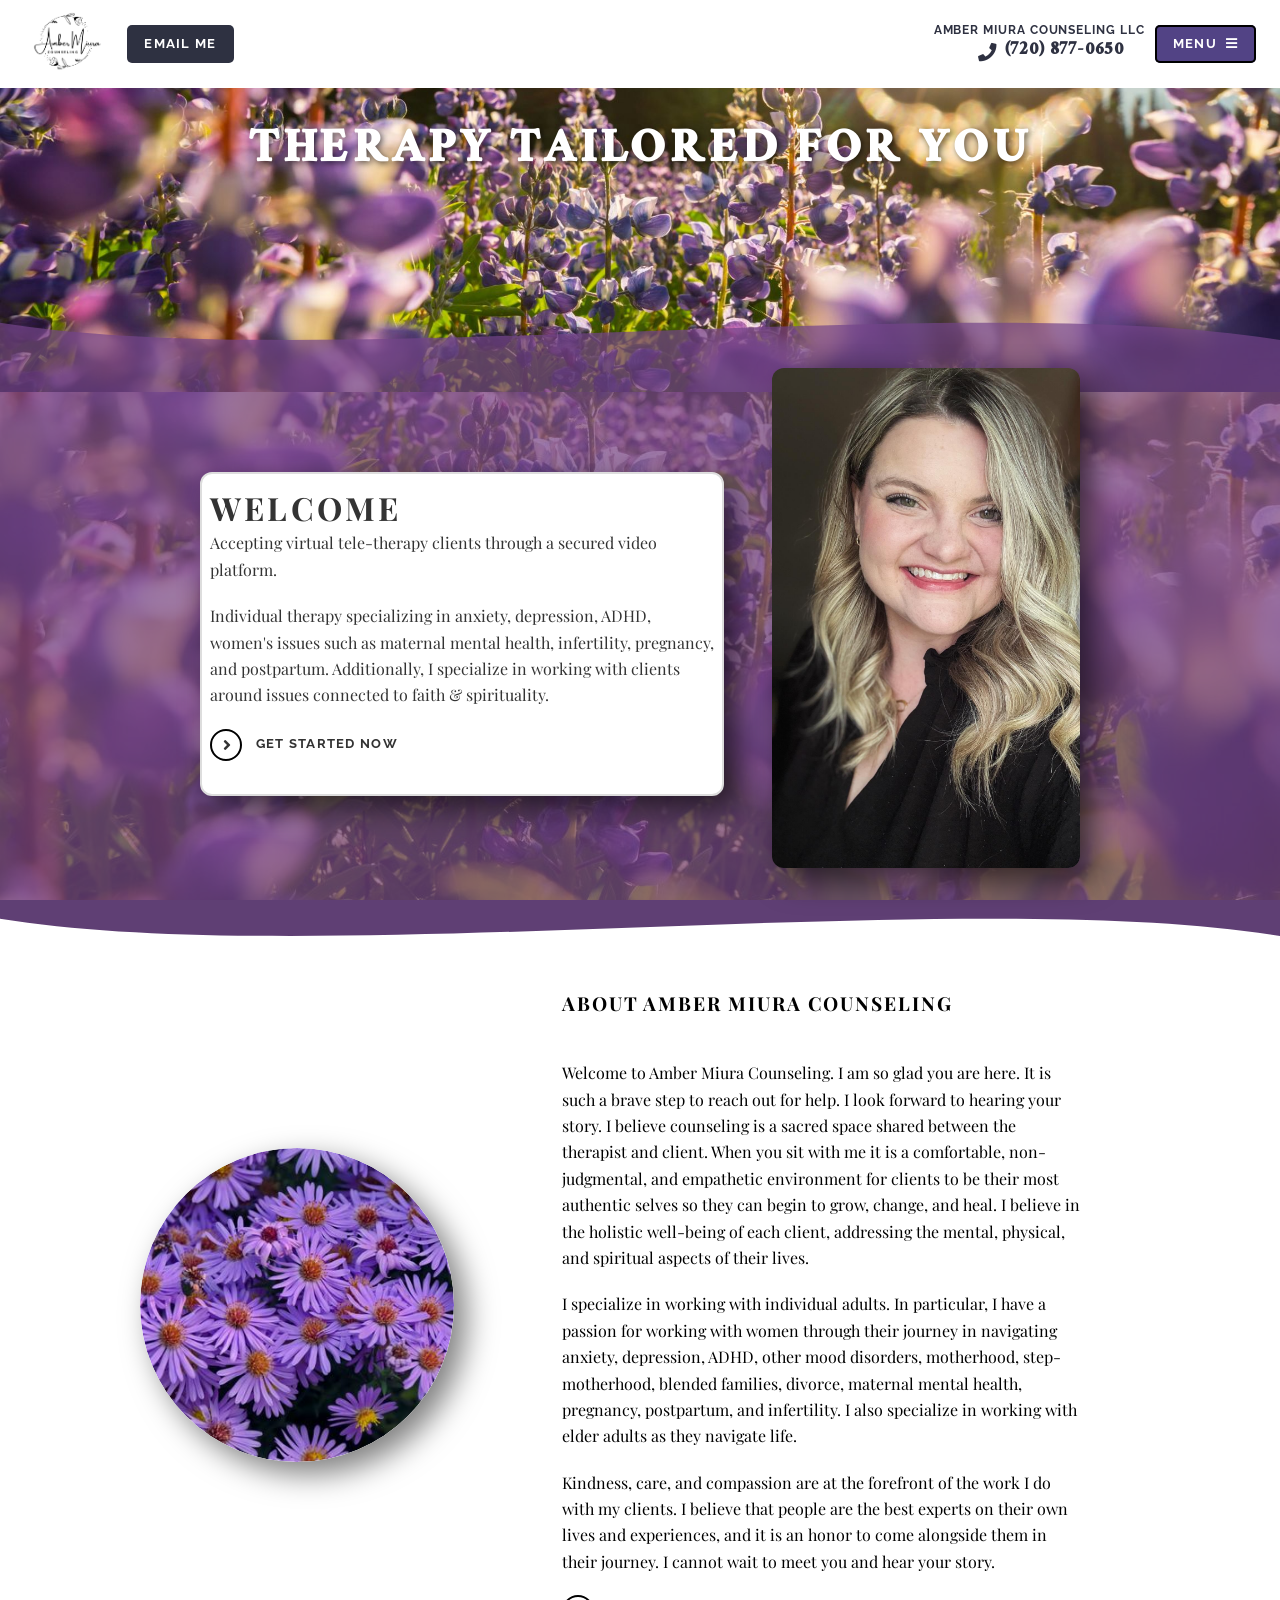
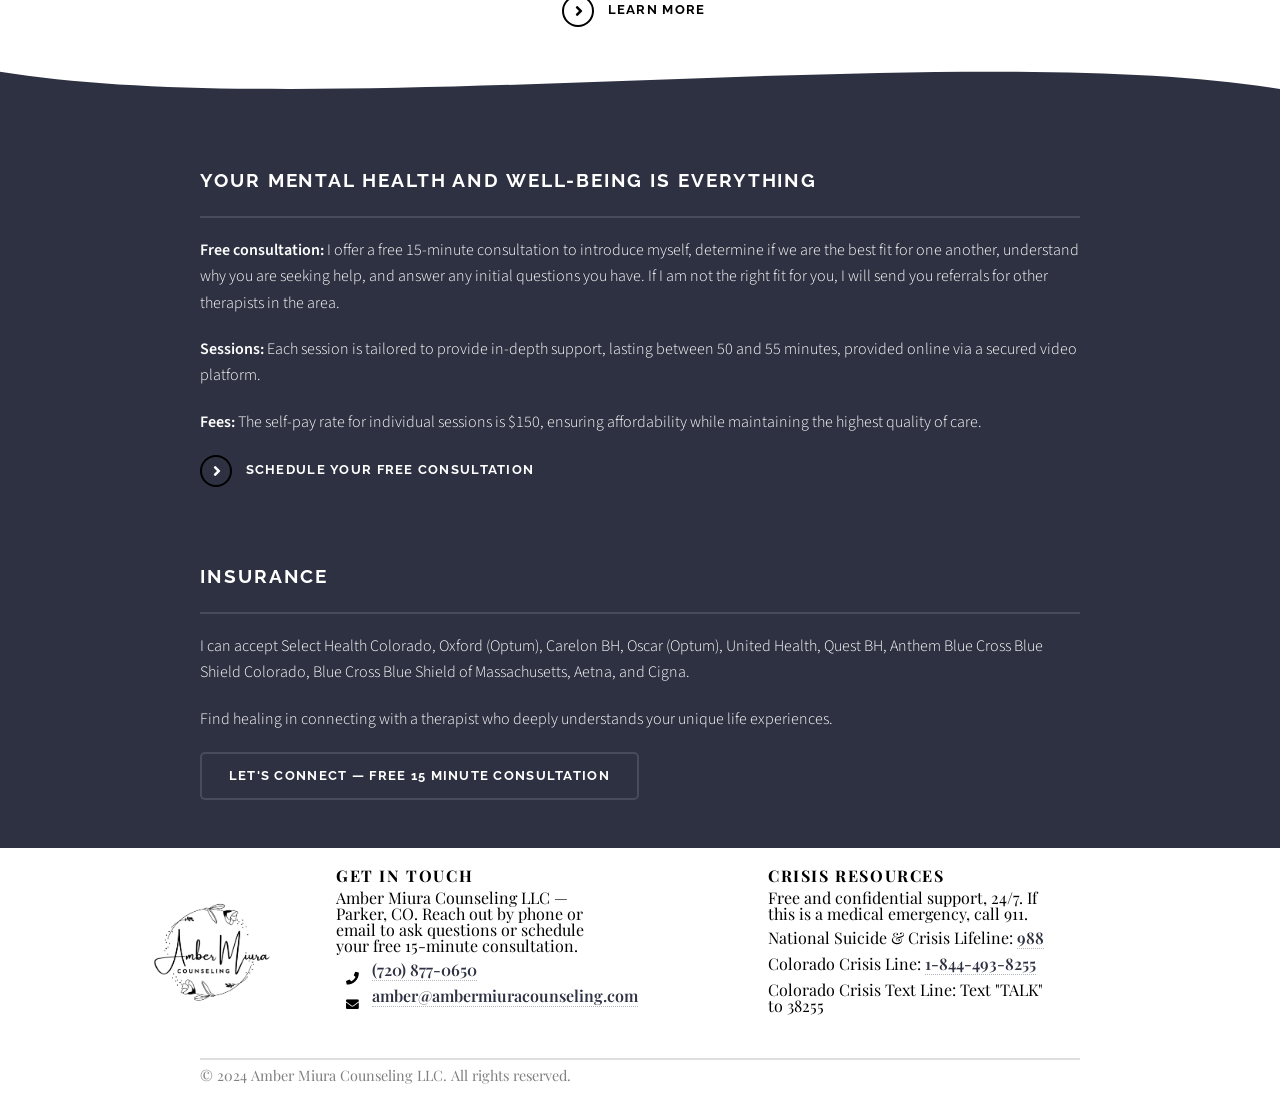
<file: index.html>
<html>
	<head>
		<title>Amber Miura Counseling | Individual Therapy | Parker, CO </title>
		<meta name="description" content="Amber Miura Counseling focuses on individual counseling and specializes in postpartum depression, anxiety, and trauma." />
		<meta charset="utf-8" />
		<meta name="viewport" content="width=device-width, initial-scale=1" />
		<link rel="stylesheet" href="assets/css/main.css" />
		<link rel="icon" type="image/png" href="images/AMC Logo.png" />
		<link href="https://fonts.googleapis.com/css2?family=Playfair+Display:wght@400;700&display=swap" rel="stylesheet" />
		<noscript><link rel="stylesheet" href="assets/css/noscript.css" /></noscript>
	</head>
	<body class="is-preload">

		<!-- Page Wrapper -->
			<div id="page-wrapper">

				<!-- Header -->
					<header id="header">
						<h1><a href="index.html"><img src="images/AMC Logo.png" alt="Amber Miura Counseling" /></a></h1>
						<div class="header-email">
							<a href="mailto:amber@ambermiuracounseling.com?subject=Initial%20Consultation">Email Me</a>
						</div>
						<nav>
							<div class="header-nav-info" >
								<span class="header-nav-text">Amber Miura Counseling LLC</span>
								<a href="tel:17208770650" class="header-phone">
									<i class="icon solid fa-phone"></i> (720) 877-0650
								</a>
							</div>
							<a href="#menu">Menu</a>
						</nav>
					</header>

				<!-- Menu -->
					<nav id="menu" >
						<div class="inner">
							<h2>Menu</h2>
							<ul class="links">
								<li><a href="index.html">Home</a></li>
								<li><a href="meet-amber.html">Meet Amber</a></li>
								<li><a href="services.html">Services</a></li>
								<li><a href="faq.html">FAQ</a></li>
								<li><a href="privacy.html">Privacy Policy</a></li>
							</ul>
							<a href="#" class="close">Close</a>
						</div>
					</nav>

				<!-- Banner -->
					<section id="banner">
						<div class="inner">
							<h2>THERAPY TAILORED FOR YOU</h2>
						</div>
					</section>

				<!-- Wrapper -->
					<section id="wrapper">

						<!-- One -->
							<section id="one" class="wrapper spotlight style1">
								<div class="inner">
									<a href="#" class="image"><img src="images/pic01.jpg" alt="" /></a>
									<div class="content">
										<h2 class="major">Welcome</h2>
										<p>Accepting virtual tele-therapy clients through a secured video platform.</p>
									<p>Individual therapy specializing in anxiety, depression, ADHD, women's issues such as maternal mental health, infertility, pregnancy, and postpartum. Additionally, I specialize in working with clients around issues connected to faith &amp; spirituality.</p>
										<a href="mailto:amber@ambermiuracounseling.com?subject=Initial%20Consultation" class="special">GET STARTED NOW</a>
									</div>
								</div>
							</section>

						<!-- Two -->
							<section id="two" class="wrapper alt spotlight style2">
								<div class="inner">
									<a href="#" class="image"><img src="images/pic02.jpg" alt="" /></a>
									<div class="content">
										<h2 class="major">About Amber Miura Counseling</h2>
										<p>Welcome to Amber Miura Counseling. I am so glad you are here. It is such a brave step to reach out for help. I look forward to hearing your story. I believe counseling is a sacred space shared between the therapist and client. When you sit with me it is a comfortable, non-judgmental, and empathetic environment for clients to be their most authentic selves so they can begin to grow, change, and heal. I believe in the holistic well-being of each client, addressing the mental, physical, and spiritual aspects of their lives.</p>
										<p>I specialize in working with individual adults. In particular, I have a passion for working with women through their journey in navigating anxiety, depression, ADHD, other mood disorders, motherhood, step-motherhood, blended families, divorce, maternal mental health, pregnancy, postpartum, and infertility. I also specialize in working with elder adults as they navigate life.</p>
										<p>Kindness, care, and compassion are at the forefront of the work I do with my clients. I believe that people are the best experts on their own lives and experiences, and it is an honor to come alongside them in their journey. I cannot wait to meet you and hear your story.</p>
										<a href="index.html" class="special">Learn more</a>
									</div>
								</div>
							</section>

						<!-- Three — changed from spotlight to straight style3 -->
							<section id="three" class="wrapper style3">
								<div class="inner">
									<h2 class="major">Your Mental Health and Well-Being is Everything</h2>
									<p><strong>Free consultation:</strong> I offer a free 15-minute consultation to introduce myself, determine if we are the best fit for one another, understand why you are seeking help, and answer any initial questions you have. If I am not the right fit for you, I will send you referrals for other therapists in the area.</p>
									<p><strong>Sessions:</strong> Each session is tailored to provide in-depth support, lasting between 50 and 55 minutes, provided online via a secured video platform.</p>
									<p><strong>Fees:</strong> The self-pay rate for individual sessions is $150, ensuring affordability while maintaining the highest quality of care.</p>
									<a href="mailto:amber@ambermiuracounseling.com?subject=Initial%20Consultation" class="special">Schedule your free consultation</a>
								</div>
							</section>

						<!-- Four -->
							<section id="four" class="wrapper alt style1">
								<div class="inner">
									<h2 class="major">Insurance</h2>
									<p>I can accept Select Health Colorado, Oxford (Optum), Carelon BH, Oscar (Optum), United Health, Quest BH, Anthem Blue Cross Blue Shield Colorado, Blue Cross Blue Shield of Massachusetts, Aetna, and Cigna.</p>
									<p>Find healing in connecting with a therapist who deeply understands your unique life experiences.</p>
									<ul class="actions">
										<li><a href="mailto:amber@ambermiuracounseling.com?subject=Initial%20Consultation" class="button">Let's Connect — Free 15 Minute Consultation</a></li>
									</ul>
								</div>
							</section>

					</section>

				<!-- Footer -->
					<section id="footer">
						<div class="inner">

							<div class="footer-col footer-logo">
								<img src="images/AMC Logo.png" alt="Amber Miura Counseling" />
							</div>

							<div class="footer-col footer-contact">
								<h3>Get in Touch</h3>
								<p>Amber Miura Counseling LLC — Parker, CO. Reach out by phone or email to ask questions or schedule your free 15-minute consultation.</p>
								<ul class="contact">
									<li class="icon solid fa-phone"><a href="tel:17208770650">(720) 877-0650</a></li>
									<li class="icon solid fa-envelope"><a href="mailto:amber@ambermiuracounseling.com">amber@ambermiuracounseling.com</a></li>
								</ul>
							</div>

							<div class="footer-col footer-crisis">
								<h3>Crisis Resources</h3>
								<p>Free and confidential support, 24/7. If this is a medical emergency, call 911.</p>
								<ul class="contact">
									<li>National Suicide &amp; Crisis Lifeline: <a href="tel:988">988</a></li>
									<li>Colorado Crisis Line: <a href="tel:18444938255">1-844-493-8255</a></li>
									<li>Colorado Crisis Text Line: Text "TALK" to 38255</li>
								</ul>
							</div>

							<ul class="copyright">
								<li>&copy; 2024 Amber Miura Counseling LLC. All rights reserved.</li>
							</ul>

						</div>
					</section>

			</div>

		<script>
			window.addEventListener('scroll', function() {
				var header = document.getElementById('header');
				if (window.scrollY > 100) {
					header.classList.add('hide');
				} else {
					header.classList.remove('hide');
				}
			});
		</script>

		<!-- Scripts -->
			<script src="assets/js/jquery.min.js"></script>
			<script src="assets/js/jquery.scrollex.min.js"></script>
			<script src="assets/js/browser.min.js"></script>
			<script src="assets/js/breakpoints.min.js"></script>
			<script src="assets/js/util.js"></script>
			<script src="assets/js/main.js"></script>

	</body>
</html>
</file>
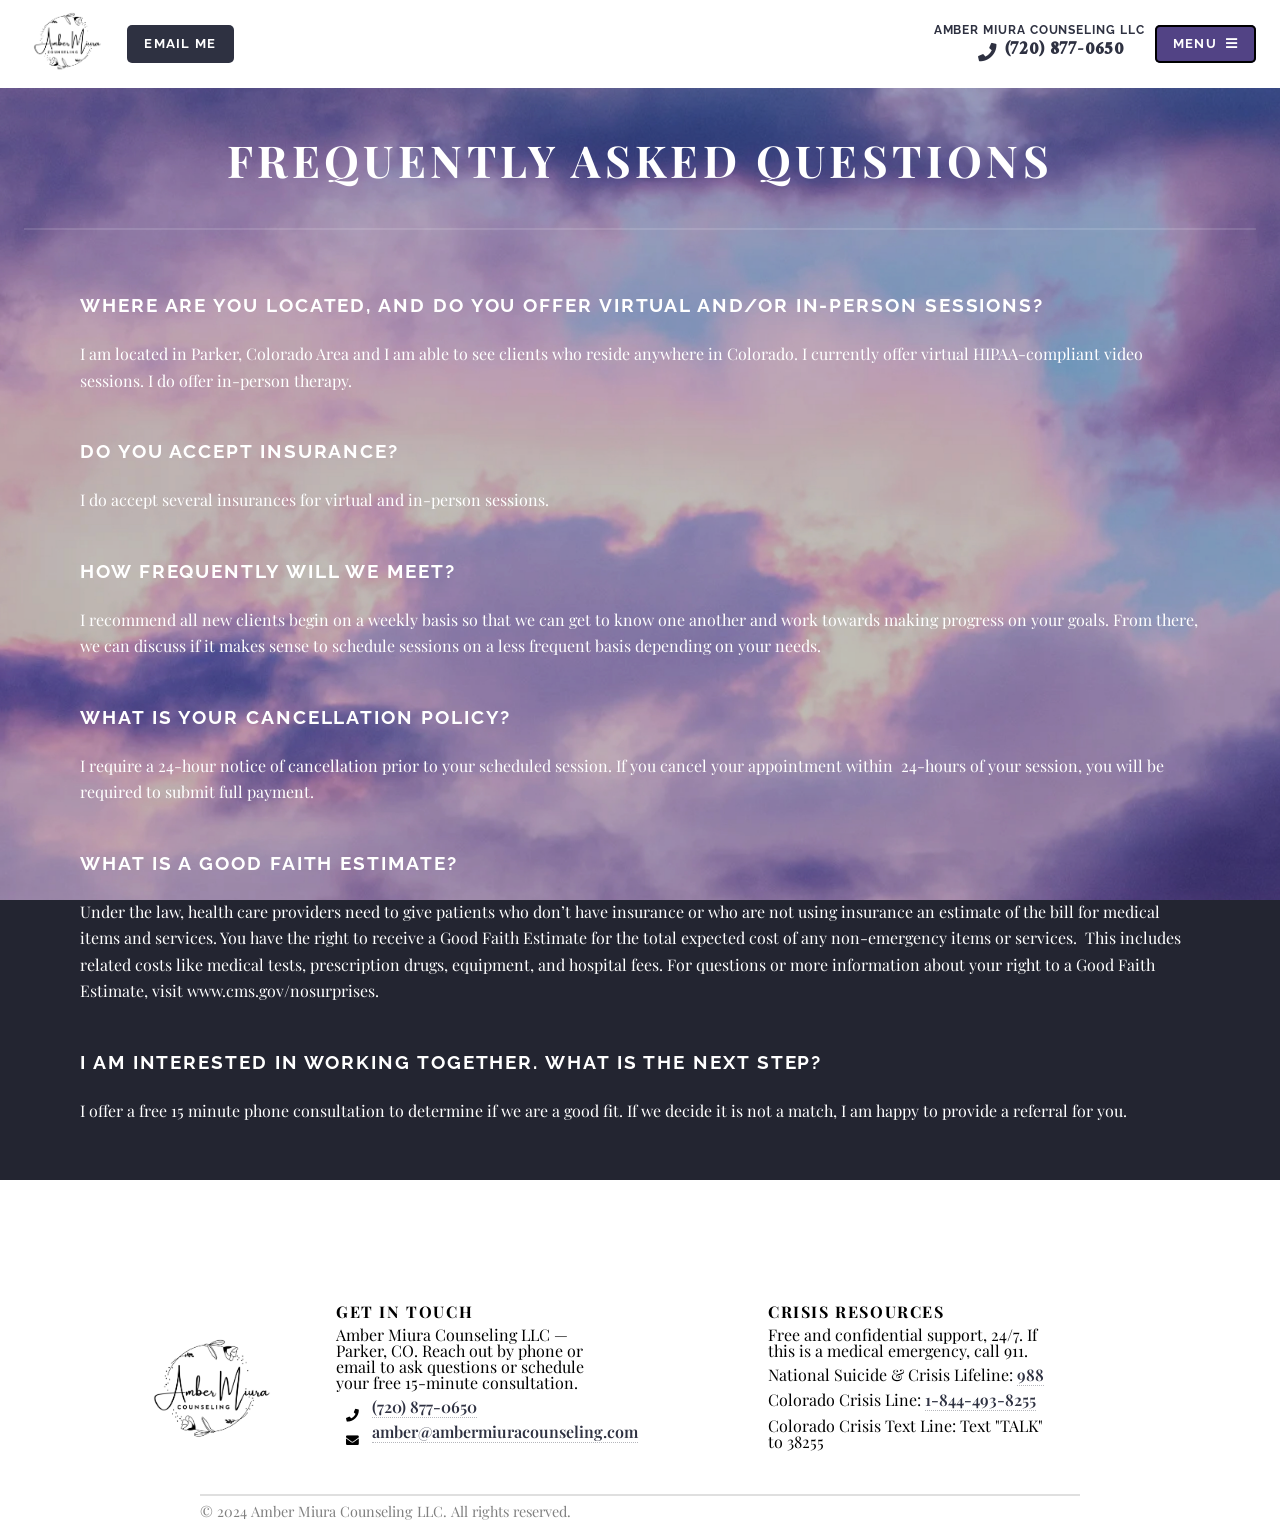
<file: faq.html>
<html>
	<head>
		<title>Meet Amber | Amber Miura Counseling</title>
		<meta name="description" content="Learn more about Amber Miura, Licensed Professional Counselor in Parker, CO." />
		<meta charset="utf-8" />
		<meta name="viewport" content="width=device-width, initial-scale=1, user-scalable=no" />
		<link rel="stylesheet" href="assets/css/main.css" />
		<link rel="icon" type="image/png" href="images/AMC Logo.png" />
		<link href="https://fonts.googleapis.com/css2?family=Playfair+Display:wght@400;700&display=swap" rel="stylesheet" />
		<noscript><link rel="stylesheet" href="assets/css/noscript.css" /></noscript>
	</head>
	<body class="is-preload faq-page">

		<!-- Page Wrapper -->
			<div id="page-wrapper">

				<!-- Header -->
					<header id="header">
						<h1><a href="index.html"><img src="images/AMC Logo.png" alt="Amber Miura Counseling" /></a></h1>
						<div class="header-email">
							<a href="mailto:amber@ambermiuracounseling.com?subject=Initial%20Consultation">Email Me</a>
						</div>
						<nav>
							<div class="header-nav-info">
								<span class="header-nav-text">Amber Miura Counseling LLC</span>
								<a href="tel:17208770650" class="header-phone">
									<i class="icon solid fa-phone"></i> (720) 877-0650
								</a>
							</div>
							<a href="#menu">Menu</a>
						</nav>
					</header>

				<!-- Menu -->
					<nav id="menu">
						<div class="inner">
							<h2>Menu</h2>
							<ul class="links">
								<li><a href="index.html">Home</a></li>
								<li><a href="meet-amber.html">Meet Amber</a></li>
								<li><a href="services.html">Services</a></li>
								<li><a href="faq.html">FAQ</a></li>
								<li><a href="privacy.html">Privacy Policy</a></li>
							</ul>
							<a href="#" class="close">Close</a>
						</div>
					</nav>

				<!-- Main Content goes here -->

				<!-- Page Title -->
					<section id="page-title">
						<div class="inner">
							<h2 class="major">Frequently Asked Questions</h2>
						</div>
					</section>

				<!-- Services -->
					<section id="faq">
						<div class="inner faq-inner">
						
						<div class="faq-content">
								<h2>Where are you located, and do you offer virtual and/or in-person sessions?</h2>
<p>I am located in Parker, Colorado Area and I am able to see clients who reside anywhere in Colorado. I currently offer virtual HIPAA-compliant video sessions. I do offer in-person therapy.</p>

​<h2>Do you accept insurance?</h2> <p>I do accept several insurances for virtual and in-person sessions.</p> 

​<h2>How frequently will we meet?</h2>
<p>I recommend all new clients begin on a weekly basis so that we can get to know one another and work towards making progress on your goals. From there, we can discuss if it makes sense to schedule sessions on a less frequent basis depending on your needs.</p> 

<h2>What is your cancellation policy?</h2>
<p>I require a 24-hour notice of cancellation prior to your scheduled session. If you cancel your appointment within  24-hours of your session, you will be required to submit full payment.</p> 

<h2>What is a Good Faith Estimate?</h2>
<p>Under the law, health care providers need to give patients who don’t have insurance or who are not using insurance an estimate of the bill for medical items and services. You have the right to receive a Good Faith Estimate for the total expected cost of any non-emergency items or services.  This includes related costs like medical tests, prescription drugs, equipment, and hospital fees. For questions or more information about your right to a Good Faith Estimate, visit www.cms.gov/nosurprises.</p> 

<h2>I am interested in working together. What is the next step?</h2>
<p>I offer a free 15 minute phone consultation to determine if we are a good fit. If we decide it is not a match, I am happy to provide a referral for you.</p>
							</div>
						</div>
					</section>



				<!-- Footer -->
					<section id="footer">
						<div class="inner">

							<div class="footer-col footer-logo">
								<img src="images/AMC Logo.png" alt="Amber Miura Counseling" />
							</div>

							<div class="footer-col footer-contact">
								<h3>Get in Touch</h3>
								<p>Amber Miura Counseling LLC — Parker, CO. Reach out by phone or email to ask questions or schedule your free 15-minute consultation.</p>
								<ul class="contact">
									<li class="icon solid fa-phone"><a href="tel:17208770650">(720) 877-0650</a></li>
									<li class="icon solid fa-envelope"><a href="mailto:amber@ambermiuracounseling.com">amber@ambermiuracounseling.com</a></li>
								</ul>
							</div>

							<div class="footer-col footer-crisis">
								<h3>Crisis Resources</h3>
								<p>Free and confidential support, 24/7. If this is a medical emergency, call 911.</p>
								<ul class="contact">
									<li>National Suicide &amp; Crisis Lifeline: <a href="tel:988">988</a></li>
									<li>Colorado Crisis Line: <a href="tel:18444938255">1-844-493-8255</a></li>
									<li>Colorado Crisis Text Line: Text "TALK" to 38255</li>
								</ul>
							</div>

							<ul class="copyright">
								<li>&copy; 2024 Amber Miura Counseling LLC. All rights reserved.</li>
							</ul>

						</div>
					</section>

			</div>

		<script>
			window.addEventListener('scroll', function() {
				var header = document.getElementById('header');
				if (window.scrollY > 100) {
					header.classList.add('hide');
				} else {
					header.classList.remove('hide');
				}
			});
		</script>

		<!-- Scripts -->
			<script src="assets/js/jquery.min.js"></script>
			<script src="assets/js/jquery.scrollex.min.js"></script>
			<script src="assets/js/browser.min.js"></script>
			<script src="assets/js/breakpoints.min.js"></script>
			<script src="assets/js/util.js"></script>
			<script src="assets/js/main.js"></script>

	</body>
</html>
</file>
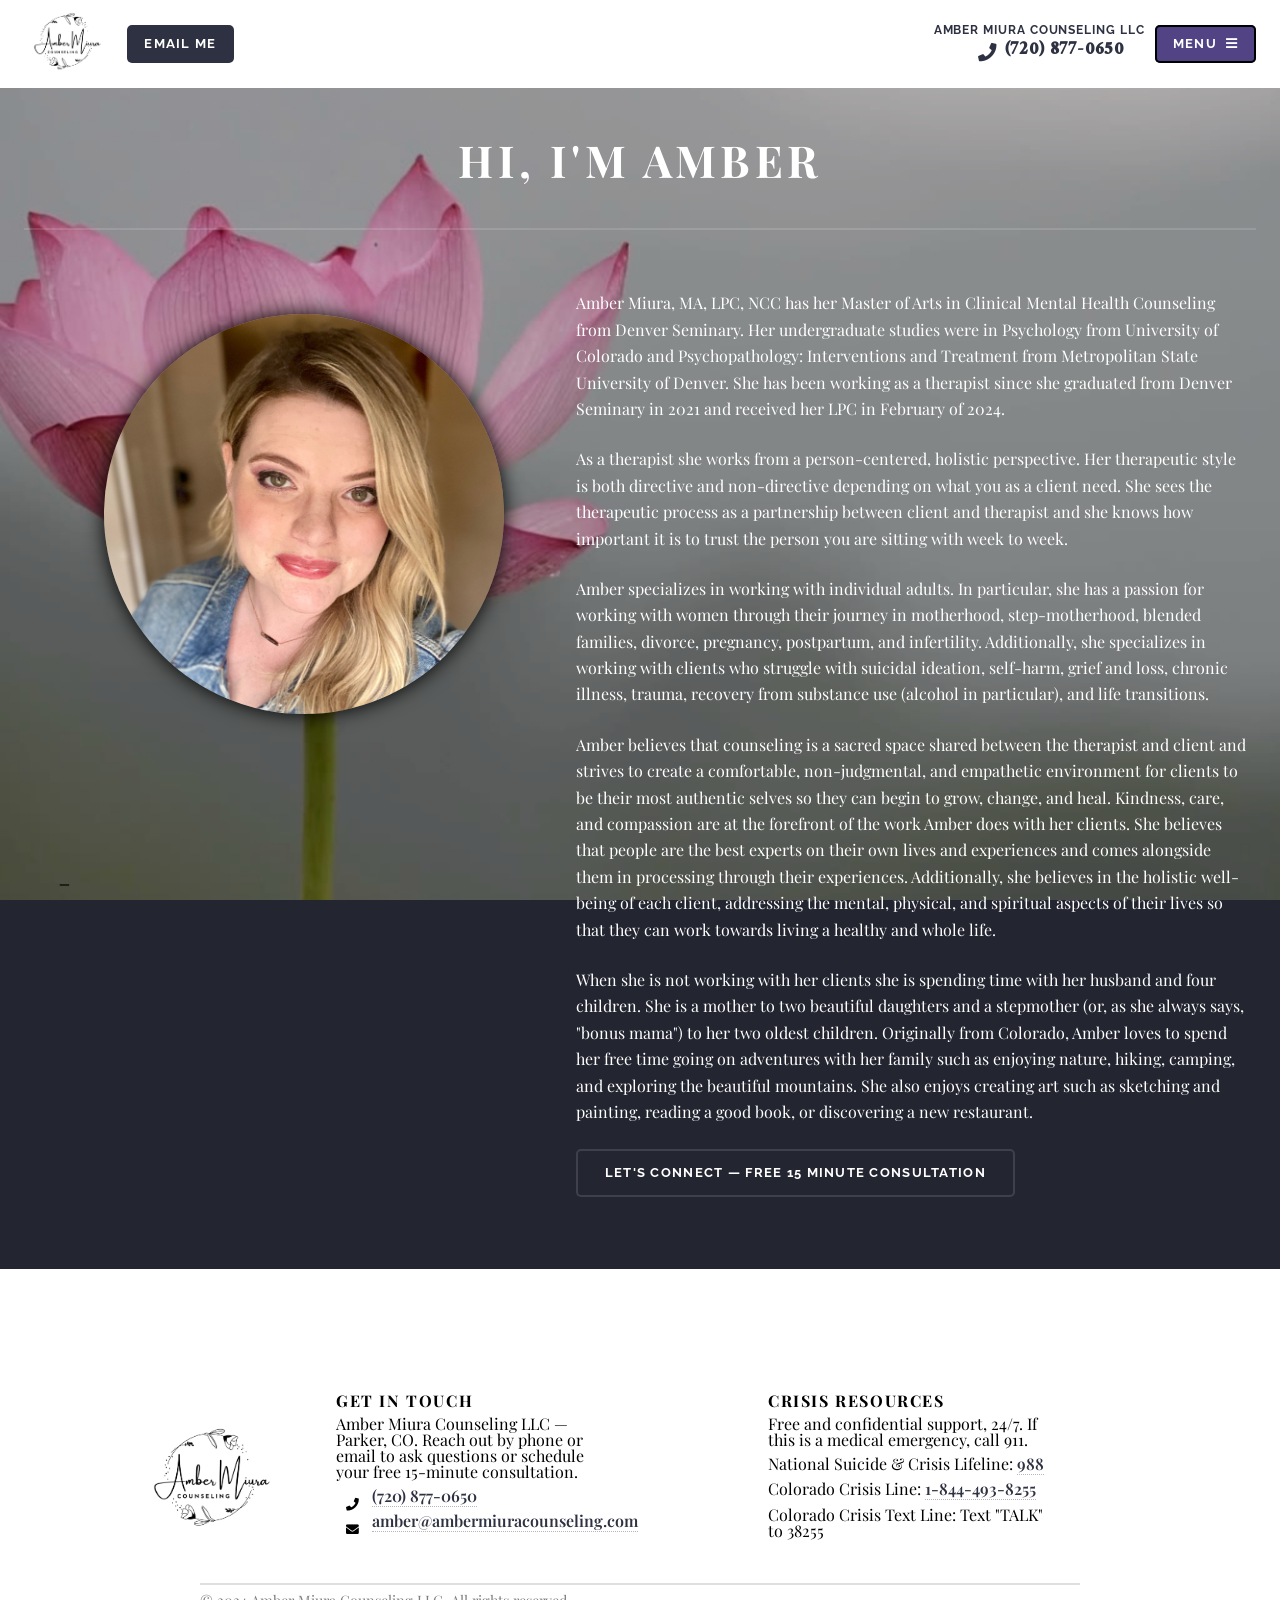
<file: meet-amber.html>
<html>
	<head>
		<title>Meet Amber | Amber Miura Counseling</title>
		<meta name="description" content="Learn more about Amber Miura, Licensed Professional Counselor in Parker, CO." />
		<meta charset="utf-8" />
		<meta name="viewport" content="width=device-width, initial-scale=1, user-scalable=no" />
		<link rel="stylesheet" href="assets/css/main.css" />
		<link rel="icon" type="image/png" href="images/AMC Logo.png" />
		<link href="https://fonts.googleapis.com/css2?family=Playfair+Display:wght@400;700&display=swap" rel="stylesheet" />
		<noscript><link rel="stylesheet" href="assets/css/noscript.css" /></noscript>
	</head>
	<body class="is-preload meet-amber-page">

		<!-- Page Wrapper -->
			<div id="page-wrapper">

				<!-- Header -->
					<header id="header">
						<h1><a href="index.html"><img src="images/AMC Logo.png" alt="Amber Miura Counseling" /></a></h1>
						<div class="header-email">
							<a href="mailto:amber@ambermiuracounseling.com?subject=Initial%20Consultation">Email Me</a>
						</div>
						<nav>
							<div class="header-nav-info">
								<span class="header-nav-text">Amber Miura Counseling LLC</span>
								<a href="tel:17208770650" class="header-phone">
									<i class="icon solid fa-phone"></i> (720) 877-0650
								</a>
							</div>
							<a href="#menu">Menu</a>
						</nav>
					</header>

				<!-- Menu -->
					<nav id="menu">
						<div class="inner">
							<h2>Menu</h2>
							<ul class="links">
								<li><a href="index.html">Home</a></li>
								<li><a href="meet-amber.html">Meet Amber</a></li>
								<li><a href="services.html">Services</a></li>
								<li><a href="faq.html">FAQ</a></li>
								<li><a href="privacy.html">Privacy Policy</a></li>
							</ul>
							<a href="#" class="close">Close</a>
						</div>
					</nav>

				<!-- Main Content goes here -->

				<!-- Page Title -->
					<section id="page-title">
						<div class="inner">
							<h2 class="major">Hi, I'm Amber</h2>
						</div>
					</section>

				<!-- Bio -->
					<section id="bio">
						<div class="inner bio-inner">
							<div class="bio-image">
								<div class="circle-frame">
									<img src="images/amber-headshot.jpg" alt="Amber Miura" />
								</div>
							</div>
							<div class="bio-content">
								<p>Amber Miura, MA, LPC, NCC has her Master of Arts in Clinical Mental Health Counseling from Denver Seminary. Her undergraduate studies were in Psychology from University of Colorado and Psychopathology: Interventions and Treatment from Metropolitan State University of Denver. She has been working as a therapist since she graduated from Denver Seminary in 2021 and received her LPC in February of 2024.</p>
								<p>As a therapist she works from a person-centered, holistic perspective. Her therapeutic style is both directive and non-directive depending on what you as a client need. She sees the therapeutic process as a partnership between client and therapist and she knows how important it is to trust the person you are sitting with week to week.</p>
								<p>Amber specializes in working with individual adults. In particular, she has a passion for working with women through their journey in motherhood, step-motherhood, blended families, divorce, pregnancy, postpartum, and infertility. Additionally, she specializes in working with clients who struggle with suicidal ideation, self-harm, grief and loss, chronic illness, trauma, recovery from substance use (alcohol in particular), and life transitions.</p>
								<p>Amber believes that counseling is a sacred space shared between the therapist and client and strives to create a comfortable, non-judgmental, and empathetic environment for clients to be their most authentic selves so they can begin to grow, change, and heal. Kindness, care, and compassion are at the forefront of the work Amber does with her clients. She believes that people are the best experts on their own lives and experiences and comes alongside them in processing through their experiences. Additionally, she believes in the holistic well-being of each client, addressing the mental, physical, and spiritual aspects of their lives so that they can work towards living a healthy and whole life.</p>
								<p>When she is not working with her clients she is spending time with her husband and four children. She is a mother to two beautiful daughters and a stepmother (or, as she always says, "bonus mama") to her two oldest children. Originally from Colorado, Amber loves to spend her free time going on adventures with her family such as enjoying nature, hiking, camping, and exploring the beautiful mountains. She also enjoys creating art such as sketching and painting, reading a good book, or discovering a new restaurant.</p>
							<ul class="actions">
										<li><a href="mailto:amber@ambermiuracounseling.com?subject=Initial%20Consultation" class="button">Let's Connect — Free 15 Minute Consultation</a></li>
									</ul>
							</div>
						</div>
					</section>



				<!-- Footer -->
					<section id="footer">
						<div class="inner">

							<div class="footer-col footer-logo">
								<img src="images/AMC Logo.png" alt="Amber Miura Counseling" />
							</div>

							<div class="footer-col footer-contact">
								<h3>Get in Touch</h3>
								<p>Amber Miura Counseling LLC — Parker, CO. Reach out by phone or email to ask questions or schedule your free 15-minute consultation.</p>
								<ul class="contact">
									<li class="icon solid fa-phone"><a href="tel:17208770650">(720) 877-0650</a></li>
									<li class="icon solid fa-envelope"><a href="mailto:amber@ambermiuracounseling.com">amber@ambermiuracounseling.com</a></li>
								</ul>
							</div>

							<div class="footer-col footer-crisis">
								<h3>Crisis Resources</h3>
								<p>Free and confidential support, 24/7. If this is a medical emergency, call 911.</p>
								<ul class="contact">
									<li>National Suicide &amp; Crisis Lifeline: <a href="tel:988">988</a></li>
									<li>Colorado Crisis Line: <a href="tel:18444938255">1-844-493-8255</a></li>
									<li>Colorado Crisis Text Line: Text "TALK" to 38255</li>
								</ul>
							</div>

							<ul class="copyright">
								<li>&copy; 2024 Amber Miura Counseling LLC. All rights reserved.</li>
							</ul>

						</div>
					</section>

			</div>

		<script>
			window.addEventListener('scroll', function() {
				var header = document.getElementById('header');
				if (window.scrollY > 100) {
					header.classList.add('hide');
				} else {
					header.classList.remove('hide');
				}
			});
		</script>

		<!-- Scripts -->
			<script src="assets/js/jquery.min.js"></script>
			<script src="assets/js/jquery.scrollex.min.js"></script>
			<script src="assets/js/browser.min.js"></script>
			<script src="assets/js/breakpoints.min.js"></script>
			<script src="assets/js/util.js"></script>
			<script src="assets/js/main.js"></script>

	</body>
</html>
</file>
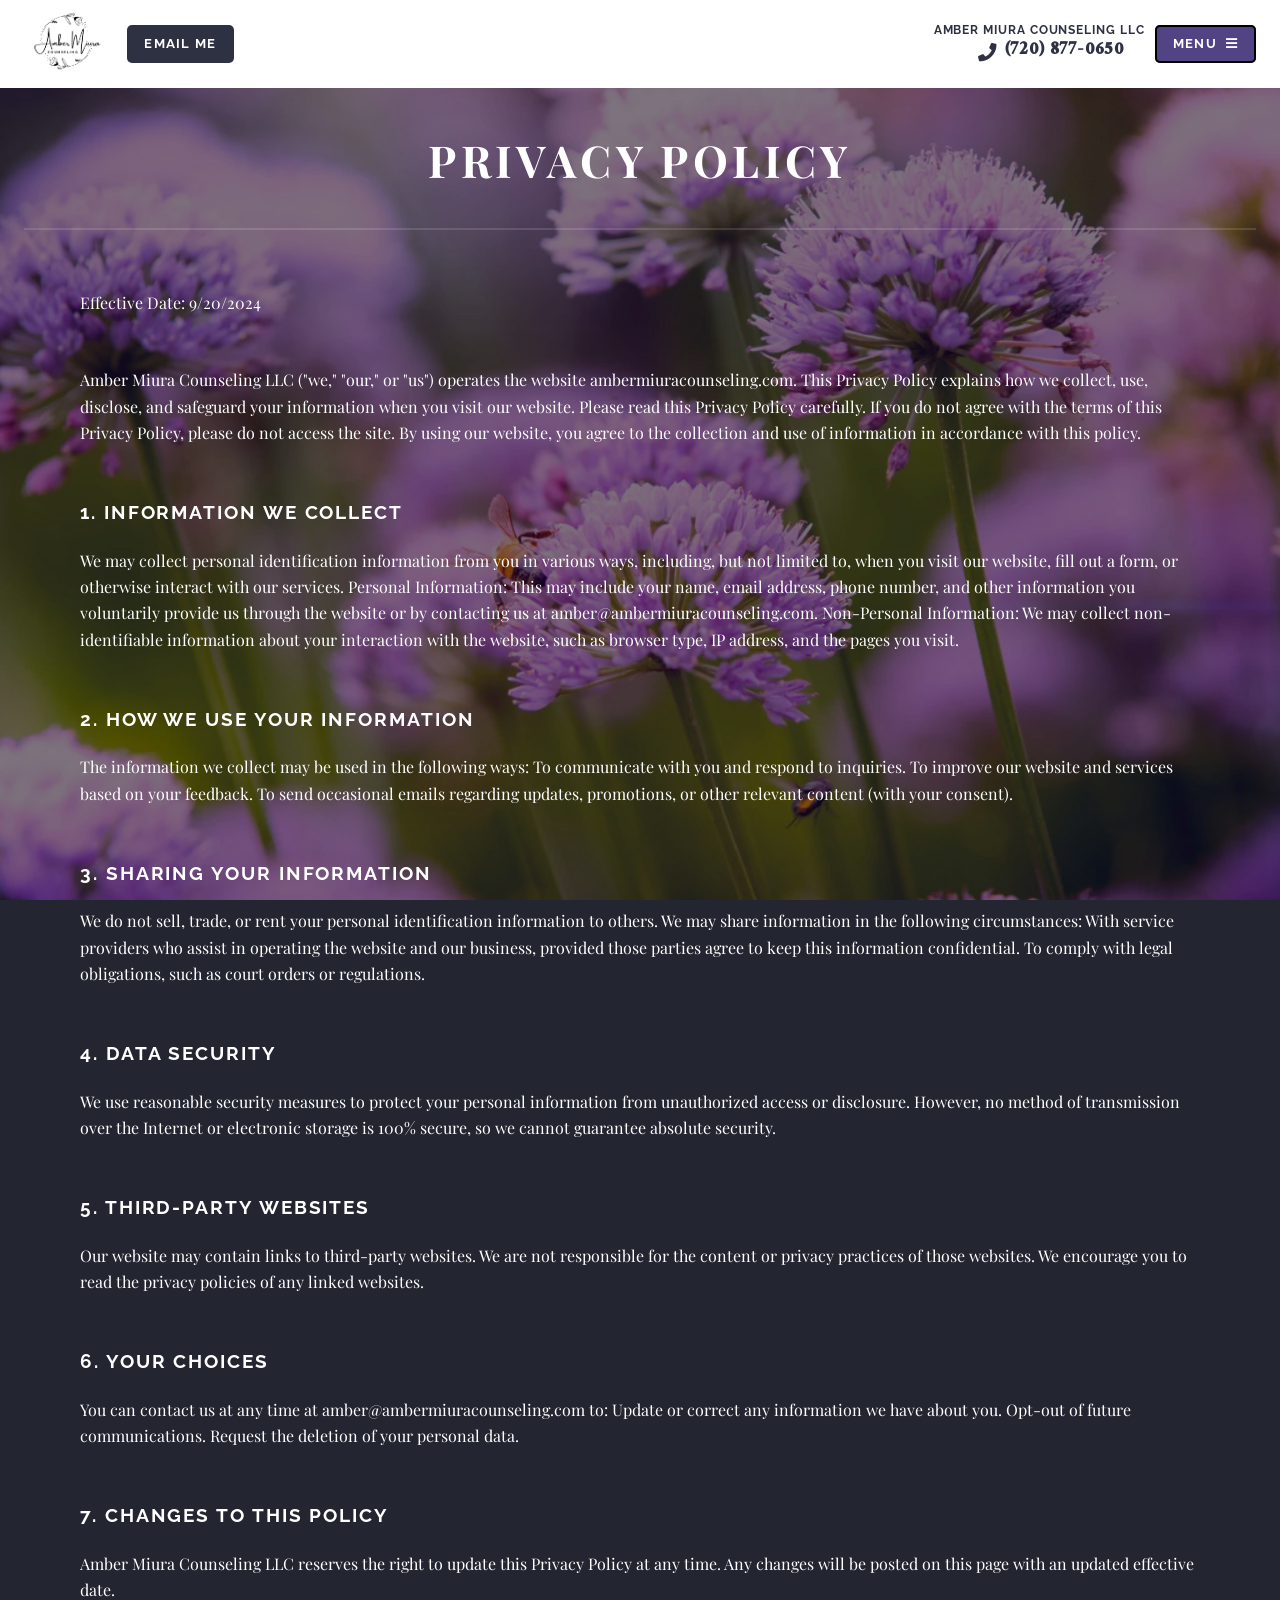
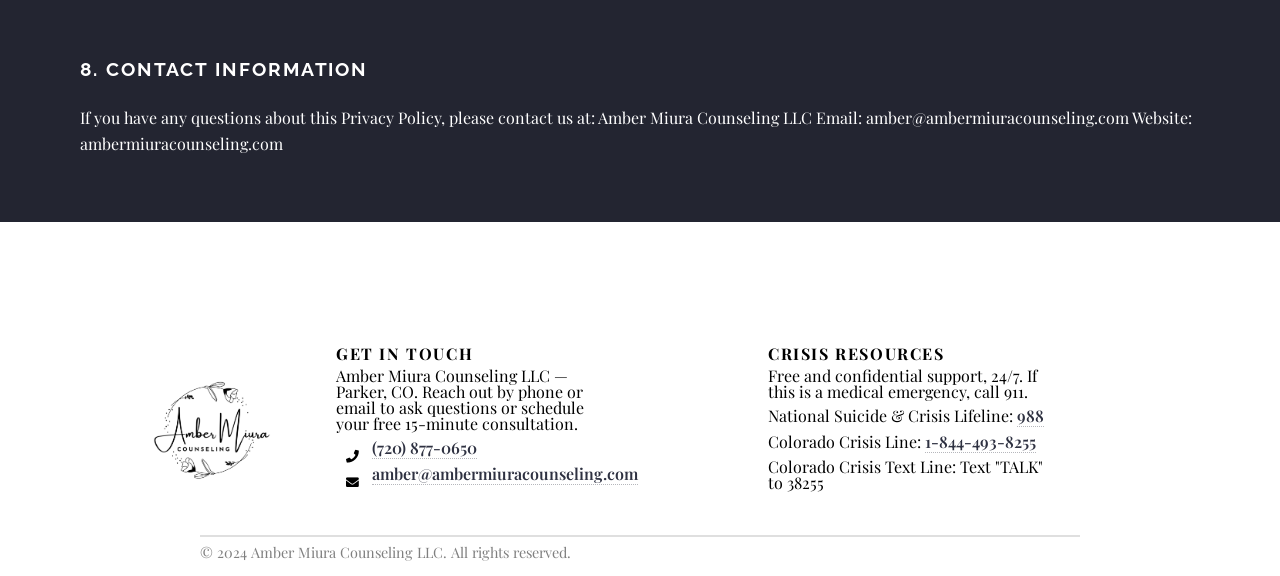
<file: privacy.html>
<html>
	<head>
		<title>Meet Amber | Amber Miura Counseling</title>
		<meta name="description" content="Learn more about Amber Miura, Licensed Professional Counselor in Parker, CO." />
		<meta charset="utf-8" />
		<meta name="viewport" content="width=device-width, initial-scale=1, user-scalable=no" />
		<link rel="stylesheet" href="assets/css/main.css" />
		<link rel="icon" type="image/png" href="images/AMC Logo.png" />
		<link href="https://fonts.googleapis.com/css2?family=Playfair+Display:wght@400;700&display=swap" rel="stylesheet" />
		<noscript><link rel="stylesheet" href="assets/css/noscript.css" /></noscript>
	</head>
	<body class="is-preload privacy-page">

		<!-- Page Wrapper -->
			<div id="page-wrapper">

				<!-- Header -->
					<header id="header">
						<h1><a href="index.html"><img src="images/AMC Logo.png" alt="Amber Miura Counseling" /></a></h1>
						<div class="header-email">
							<a href="mailto:amber@ambermiuracounseling.com?subject=Initial%20Consultation">Email Me</a>
						</div>
						<nav>
							<div class="header-nav-info">
								<span class="header-nav-text">Amber Miura Counseling LLC</span>
								<a href="tel:17208770650" class="header-phone">
									<i class="icon solid fa-phone"></i> (720) 877-0650
								</a>
							</div>
							<a href="#menu">Menu</a>
						</nav>
					</header>

				<!-- Menu -->
					<nav id="menu">
						<div class="inner">
							<h2>Menu</h2>
							<ul class="links">
								<li><a href="index.html">Home</a></li>
								<li><a href="meet-amber.html">Meet Amber</a></li>
								<li><a href="services.html">Services</a></li>
								<li><a href="faq.html">FAQ</a></li>
								<li><a href="privacy.html">Privacy Policy</a></li>				
							</ul>
							<a href="#" class="close">Close</a>
						</div>
					</nav>

				<!-- Main Content goes here -->

				<!-- Page Title -->
					<section id="page-title">
						<div class="inner">
							<h2 class="major">Privacy Policy</h2>
						</div>
					</section>

				<!-- Privacy -->
					<section id="privacy">
						<div class="inner privacy-inner">
						
						<div class="privacy-content">
								

<p>Effective Date: 9/20/2024</p>
​
<p>Amber Miura Counseling LLC ("we," "our," or "us") operates the website ambermiuracounseling.com. This Privacy Policy explains how we collect, use, disclose, and safeguard your information when you visit our website. Please read this Privacy Policy carefully. If you do not agree with the terms of this Privacy Policy, please do not access the site.
By using our website, you agree to the collection and use of information in accordance with this policy.</p>
​
<h2>1. Information We Collect</h2>
We may collect personal identification information from you in various ways, including, but not limited to, when you visit our website, fill out a form, or otherwise interact with our services.
Personal Information: This may include your name, email address, phone number, and other information you voluntarily provide us through the website or by contacting us at amber@ambermiuracounseling.com.
Non-Personal Information: We may collect non-identifiable information about your interaction with the website, such as browser type, IP address, and the pages you visit.</p>
 
<h2>2. How We Use Your Information</h2>
<p>The information we collect may be used in the following ways:
To communicate with you and respond to inquiries.
To improve our website and services based on your feedback.
To send occasional emails regarding updates, promotions, or other relevant content (with your consent).</p>
 
<h2>3. Sharing Your Information</h2>
<p>We do not sell, trade, or rent your personal identification information to others. We may share information in the following circumstances:
With service providers who assist in operating the website and our business, provided those parties agree to keep this information confidential.
To comply with legal obligations, such as court orders or regulations.</p>
 
<h2>4. Data Security</h2>
<p>We use reasonable security measures to protect your personal information from unauthorized access or disclosure. However, no method of transmission over the Internet or electronic storage is 100% secure, so we cannot guarantee absolute security.</p>
 
<h2>5. Third-Party Websites</h2>
<p>Our website may contain links to third-party websites. We are not responsible for the content or privacy practices of those websites. We encourage you to read the privacy policies of any linked websites.</p>
 
<h2>6. Your Choices</h2>
<p>You can contact us at any time at amber@ambermiuracounseling.com to:
Update or correct any information we have about you.
Opt-out of future communications.
Request the deletion of your personal data.</p>
 
<h2>7. Changes to This Policy</h2>
<p>Amber Miura Counseling LLC reserves the right to update this Privacy Policy at any time. Any changes will be posted on this page with an updated effective date.​</p>
 
<h2>8. Contact Information</h2>
<p>If you have any questions about this Privacy Policy, please contact us at:
Amber Miura Counseling LLC
Email: amber@ambermiuracounseling.com
Website: ambermiuracounseling.com</p>
							</div>
						</div>
					</section>



				<!-- Footer -->
					<section id="footer">
						<div class="inner">

							<div class="footer-col footer-logo">
								<img src="images/AMC Logo.png" alt="Amber Miura Counseling" />
							</div>

							<div class="footer-col footer-contact">
								<h3>Get in Touch</h3>
								<p>Amber Miura Counseling LLC — Parker, CO. Reach out by phone or email to ask questions or schedule your free 15-minute consultation.</p>
								<ul class="contact">
									<li class="icon solid fa-phone"><a href="tel:17208770650">(720) 877-0650</a></li>
									<li class="icon solid fa-envelope"><a href="mailto:amber@ambermiuracounseling.com">amber@ambermiuracounseling.com</a></li>
								</ul>
							</div>

							<div class="footer-col footer-crisis">
								<h3>Crisis Resources</h3>
								<p>Free and confidential support, 24/7. If this is a medical emergency, call 911.</p>
								<ul class="contact">
									<li>National Suicide &amp; Crisis Lifeline: <a href="tel:988">988</a></li>
									<li>Colorado Crisis Line: <a href="tel:18444938255">1-844-493-8255</a></li>
									<li>Colorado Crisis Text Line: Text "TALK" to 38255</li>
								</ul>
							</div>

							<ul class="copyright">
								<li>&copy; 2024 Amber Miura Counseling LLC. All rights reserved.</li>
							</ul>

						</div>
					</section>

			</div>

		<script>
			window.addEventListener('scroll', function() {
				var header = document.getElementById('header');
				if (window.scrollY > 100) {
					header.classList.add('hide');
				} else {
					header.classList.remove('hide');
				}
			});
		</script>

		<!-- Scripts -->
			<script src="assets/js/jquery.min.js"></script>
			<script src="assets/js/jquery.scrollex.min.js"></script>
			<script src="assets/js/browser.min.js"></script>
			<script src="assets/js/breakpoints.min.js"></script>
			<script src="assets/js/util.js"></script>
			<script src="assets/js/main.js"></script>

	</body>
</html>
</file>
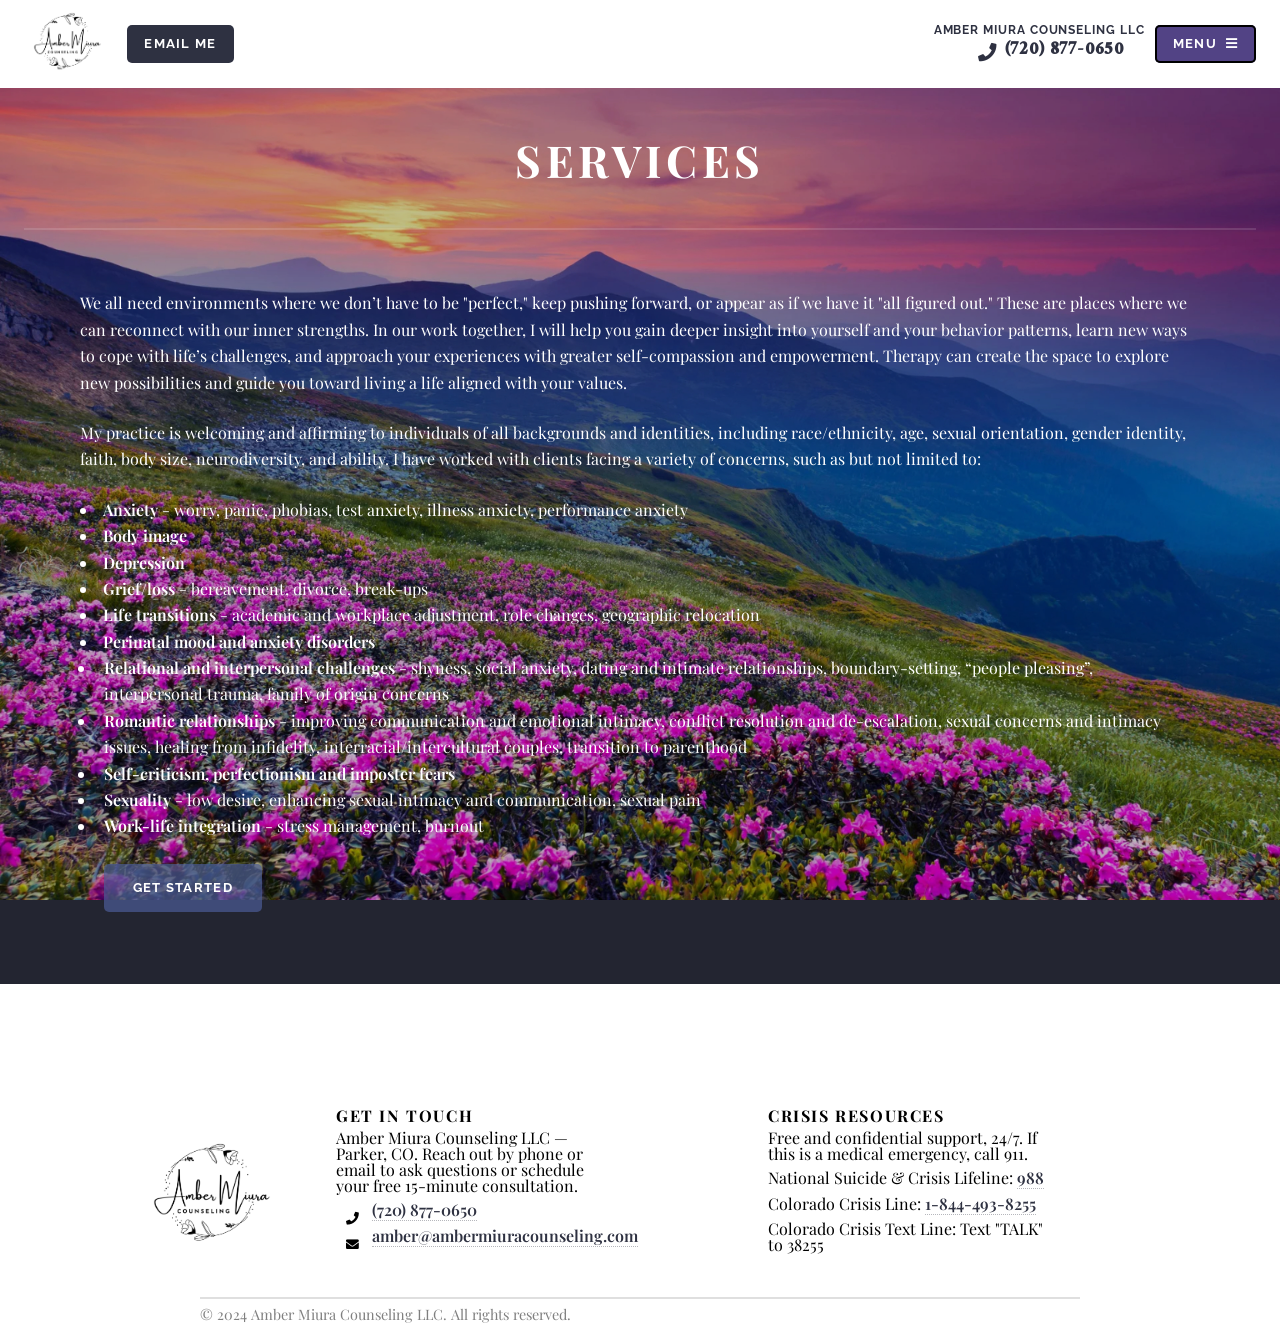
<file: services.html>
<html>
	<head>
		<title>Meet Amber | Amber Miura Counseling</title>
		<meta name="description" content="Learn more about Amber Miura, Licensed Professional Counselor in Parker, CO." />
		<meta charset="utf-8" />
		<meta name="viewport" content="width=device-width, initial-scale=1, user-scalable=no" />
		<link rel="stylesheet" href="assets/css/main.css" />
		<link rel="icon" type="image/png" href="images/AMC Logo.png" />
		<link href="https://fonts.googleapis.com/css2?family=Playfair+Display:wght@400;700&display=swap" rel="stylesheet" />
		<noscript><link rel="stylesheet" href="assets/css/noscript.css" /></noscript>
	</head>
	<body class="is-preload services-page">

		<!-- Page Wrapper -->
			<div id="page-wrapper">

				<!-- Header -->
					<header id="header">
						<h1><a href="index.html"><img src="images/AMC Logo.png" alt="Amber Miura Counseling" /></a></h1>
						<div class="header-email">
							<a href="mailto:amber@ambermiuracounseling.com?subject=Initial%20Consultation">Email Me</a>
						</div>
						<nav>
							<div class="header-nav-info">
								<span class="header-nav-text">Amber Miura Counseling LLC</span>
								<a href="tel:17208770650" class="header-phone">
									<i class="icon solid fa-phone"></i> (720) 877-0650
								</a>
							</div>
							<a href="#menu">Menu</a>
						</nav>
					</header>

				<!-- Menu -->
					<nav id="menu">
						<div class="inner">
							<h2>Menu</h2>
							<ul class="links">
								<li><a href="index.html">Home</a></li>
								<li><a href="meet-amber.html">Meet Amber</a></li>
								<li><a href="services.html">Services</a></li>
								<li><a href="faq.html">FAQ</a></li>
								<li><a href="privacy.html">Privacy Policy</a></li>
							</ul>
							<a href="#" class="close">Close</a>
						</div>
					</nav>

				<!-- Main Content goes here -->

				<!-- Page Title -->
					<section id="page-title">
						<div class="inner">
							<h2 class="major">Services</h2>
						</div>
					</section>

				<!-- Services -->
					<section id="services">
						<div class="inner services-inner">
						
						<div class="services-content">
								<p>We all need environments where we don’t have to be "perfect," keep pushing forward, or appear as if we have it "all figured out." These are places where we can reconnect with our inner strengths. In our work together, I will help you gain deeper insight into yourself and your behavior patterns, learn new ways to cope with life’s challenges, and approach your experiences with greater self-compassion and empowerment. Therapy can create the space to explore new possibilities and guide you toward living a life aligned with your values.</p>

								<p>My practice is welcoming and affirming to individuals of all backgrounds and identities, including race/ethnicity, age, sexual orientation, gender identity, faith, body size, neurodiversity, and ability. I have worked with clients facing a variety of concerns, such as but not limited to:</p>

								<li><strong>Anxiety</strong> - worry, panic, phobias, test anxiety, illness anxiety, performance anxiety</li>

								<li><strong>Body image</strong></li>
								<li><strong>Depression</strong></li>
								<li><strong>Grief/loss</strong> - bereavement, divorce, break-ups</li>
								<li><strong>Life transitions</strong> - academic and workplace adjustment, role changes, geographic relocation</li>
								<li><strong>Perinatal mood and anxiety disorders</strong>
							<ul>
  								<li><strong>Relational and interpersonal challenges</strong> - shyness, social anxiety, dating and intimate relationships, boundary-setting, “people pleasing”, <br>
     								 <span style="display: inline-block; margin-left: 0;">interpersonal trauma, family of origin concerns</span>
 								 </li>
  								<li><strong>Romantic relationships</strong> - improving communication and emotional intimacy, conflict resolution and de-escalation, sexual concerns and intimacy issues, 								healing from infidelity, interracial/intercultural couples, transition to parenthood</li>
								<li><strong>Self-criticism, perfectionism and imposter fears</strong> 
								<li><strong>Sexuality</strong> - low desire, enhancing sexual intimacy and communication, sexual pain</li>
								<li><strong>Work-life integration</strong> - stress management, burnout</p>
						<ul class="actions">
										<li><a href="mailto:amber@ambermiuracounseling.com?subject=Initial%20Consultation" class="button primary">Get Started</a></li>
									</ul>
						</div>
					</section>
				<!-- Footer -->
					<section id="footer">
						<div class="inner">

							<div class="footer-col footer-logo">
								<img src="images/AMC Logo.png" alt="Amber Miura Counseling" />
							</div>

							<div class="footer-col footer-contact">
								<h3>Get in Touch</h3>
								<p>Amber Miura Counseling LLC — Parker, CO. Reach out by phone or email to ask questions or schedule your free 15-minute consultation.</p>
								<ul class="contact">
									<li class="icon solid fa-phone"><a href="tel:17208770650">(720) 877-0650</a></li>
									<li class="icon solid fa-envelope"><a href="mailto:amber@ambermiuracounseling.com">amber@ambermiuracounseling.com</a></li>
								</ul>
							</div>

							<div class="footer-col footer-crisis">
								<h3>Crisis Resources</h3>
								<p>Free and confidential support, 24/7. If this is a medical emergency, call 911.</p>
								<ul class="contact">
									<li>National Suicide &amp; Crisis Lifeline: <a href="tel:988">988</a></li>
									<li>Colorado Crisis Line: <a href="tel:18444938255">1-844-493-8255</a></li>
									<li>Colorado Crisis Text Line: Text "TALK" to 38255</li>
								</ul>
							</div>

							<ul class="copyright">
								<li>&copy; 2024 Amber Miura Counseling LLC. All rights reserved.</li>
							</ul>

						</div>
					</section>

			</div>

		<script>
			window.addEventListener('scroll', function() {
				var header = document.getElementById('header');
				if (window.scrollY > 100) {
					header.classList.add('hide');
				} else {
					header.classList.remove('hide');
				}
			});
		</script>

		<!-- Scripts -->
			<script src="assets/js/jquery.min.js"></script>
			<script src="assets/js/jquery.scrollex.min.js"></script>
			<script src="assets/js/browser.min.js"></script>
			<script src="assets/js/breakpoints.min.js"></script>
			<script src="assets/js/util.js"></script>
			<script src="assets/js/main.js"></script>

	</body>
</html>
</file>
<file: assets/css/noscript.css>
/*
	Solid State by HTML5 UP
	html5up.net | @ajlkn
	Free for personal and commercial use under the CCA 3.0 license (html5up.net/license)
*/

/* Banner */

	body.is-preload #banner .logo {
		-moz-transform: none;
		-webkit-transform: none;
		-ms-transform: none;
		transform: none;
		opacity: 1;
	}

	body.is-preload #banner h2 {
		opacity: 1;
		-moz-transform: none;
		-webkit-transform: none;
		-ms-transform: none;
		transform: none;
		-moz-filter: none;
		-webkit-filter: none;
		-ms-filter: none;
		filter: none;
	}

	body.is-preload #banner p {
		opacity: 01;
		-moz-transform: none;
		-webkit-transform: none;
		-ms-transform: none;
		transform: none;
		-moz-filter: none;
		-webkit-filter: none;
		-ms-filter: none;
		filter: none;
	}
</file>
<file: assets/css/main.css>
@import url(fontawesome-all.min.css);
@import url("https://fonts.googleapis.com/css?family=Raleway:200,700|Source+Sans+Pro:300,600,300italic,600italic");
@import url("https://fonts.googleapis.com/css2?family=Ramaraja&display=swap");

/*
	Solid State by HTML5 UP
	html5up.net | @ajlkn
	Free for personal and commercial use under the CCA 3.0 license (html5up.net/license)
*/

html, body, div, span, applet, object,
iframe, h1, h2, h3, h4, h5, h6, p, blockquote,
pre, a, abbr, acronym, address, big, cite,
code, del, dfn, em, img, ins, kbd, q, s, samp,
small, strike, strong, sub, sup, tt, var, b,
u, i, center, dl, dt, dd, ol, ul, li, fieldset,
form, label, legend, table, caption, tbody,
tfoot, thead, tr, th, td, article, aside,
canvas, details, embed, figure, figcaption,
footer, header, hgroup, menu, nav, output, ruby,
section, summary, time, mark, audio, video {
	margin: 0;
	padding: 0;
	border: 0;
	font-size: 100%;
	font: inherit;
	vertical-align: baseline;}

article, aside, details, figcaption, figure,
footer, header, hgroup, menu, nav, section {
	display: block;}

body {
	line-height: 1;
}

ol, ul {
	list-style: none;
}

blockquote, q {
	quotes: none;
}

	blockquote:before, blockquote:after, q:before, q:after {
		content: '';
		content: none;
	}

table {
	border-collapse: collapse;
	border-spacing: 0;
}

body {
	-webkit-text-size-adjust: none;
}

mark {
	background-color: transparent;
	color: inherit;
}

input::-moz-focus-inner {
	border: 0;
	padding: 0;
}

input, select, textarea {
	-moz-appearance: none;
	-webkit-appearance: none;
	-ms-appearance: none;
	appearance: none;
}

/* Basic */

	@-ms-viewport {
		width: device-width;
	}

	body {
		-ms-overflow-style: scrollbar;
	}

	@media screen and (max-width: 480px) {

		html, body {
			min-width: 320px;
		}

	}

	html {
		box-sizing: border-box;
	}

	*, *:before, *:after {
		box-sizing: inherit;
	}

	body {
		background-color: #2e3141;
		background-image: url("../../images/bg.jpg");
		background-size: auto,
 cover;
		background-attachment: fixed,
 fixed;
		background-position: center,
 center;
	}

		body.is-preload *, body.is-preload *:before, body.is-preload *:after {
			-moz-animation: none !important;
			-webkit-animation: none !important;
			-ms-animation: none !important;
			animation: none !important;
			-moz-transition: none !important;
			-webkit-transition: none !important;
			-ms-transition: none !important;
			transition: none !important;
		}

/* Type */

	body, input, select, textarea {
		color: #ffffff;
		font-family: "Source Sans Pro", Helvetica, sans-serif;
		font-size: 16.5pt;
		font-weight: 300;
		line-height: 1.65;
	}

		@media screen and (max-width: 1680px) {

			body, input, select, textarea {
				font-size: 13pt;
			}

		}

		@media screen and (max-width: 1280px) {

			body, input, select, textarea {
				font-size: 12pt;
			}

		}

		@media screen and (max-width: 980px) {

			body, input, select, textarea {
				font-size: 12pt;
			}

		}

		@media screen and (max-width: 736px) {

			body, input, select, textarea {
				font-size: 12pt;
			}

		}

		@media screen and (max-width: 480px) {

			body, input, select, textarea {
				font-size: 12pt;
			}

		}

	a {
		-moz-transition: color 0.2s ease-in-out, border-bottom-color 0.2s ease-in-out;
		-webkit-transition: color 0.2s ease-in-out, border-bottom-color 0.2s ease-in-out;
		-ms-transition: color 0.2s ease-in-out, border-bottom-color 0.2s ease-in-out;
		transition: color 0.2s ease-in-out, border-bottom-color 0.2s ease-in-out;
		border-bottom: dotted 1px rgba(255, 255, 255, 0.35);
		color: #ffffff;
		text-decoration: none;
	}

		a:hover {
			border-bottom-color: transparent;
			color: #ffffff !important;
		}

		a.special:not(.button) {
			text-decoration: none;
			border-bottom: 0;
			display: block;
			font-family: Raleway, Helvetica, sans-serif;
			font-size: 0.8em;
			font-weight: 700;
			letter-spacing: 0.1em;
			margin: 0 0 2em 0;
			text-transform: uppercase;
		}

			a.special:not(.button):before {
				-moz-osx-font-smoothing: grayscale;
				-webkit-font-smoothing: antialiased;
				display: inline-block;
				font-style: normal;
				font-variant: normal;
				text-rendering: auto;
				line-height: 1;
				text-transform: none !important;
				font-family: 'Font Awesome 5 Free';
				font-weight: 900;
			}

			a.special:not(.button):before {
				-moz-transition: background-color 0.2s ease-in-out;
				-webkit-transition: background-color 0.2s ease-in-out;
				-ms-transition: background-color 0.2s ease-in-out;
				transition: background-color 0.2s ease-in-out;
				border-radius: 100%;
				border: solid 2px rgba(0, 0, 0, 1);
				content: '\f105';
				display: inline-block;
				font-size: 1.25em;
				height: 2em;
				line-height: 1.75em;
				margin-right: 0.85em;
				text-align: center;
				text-indent: 0.15em;
				vertical-align: middle;
				width: 2em;
			}

			a.special:not(.button):hover:before {
				background-color: rgba(255, 102, 196, 1.0);
			}

			a.special:not(.button):active:before {
				background-color: rgba(255, 255, 255, 0.075);
			}
			.content a.special:hover {
   				 color: #ffffff !important;
			}
	strong, b {
		color: #ffffff;
		font-weight: 600;
	}

	em, i {
		font-style: italic;
	}

	p {
		margin: 0 0 2em 0;
		margin-bottom: 20px;
	}
	
	



	h1, h2, h3, h4, h5, h6 {
		color: #ffffff;
		font-family: Raleway, Helvetica, sans-serif;
		font-weight: 700;
		letter-spacing: 0.1em;
		margin: 0 0 1em 0;
		text-transform: uppercase;
	}

		h1 a, h2 a, h3 a, h4 a, h5 a, h6 a {
			color: inherit;
			text-decoration: none;
			border-bottom: 0;
		}

		h1 span, h2 span, h3 span, h4 span, h5 span, h6 span {
			font-weight: 200;
		}

		h1.major, h2.major, h3.major, h4.major, h5.major, h6.major {
			padding-bottom: 1em;
			border-bottom: solid 2px rgba(255, 255, 255, 0.125);
		}

	h2 {
		font-size: 1.2em;
	}

	h3 {
		font-size: 0.9em;
	}

	h4 {
		font-size: 0.7em;
	}

	h5 {
		font-size: 0.7em;
	}

	h6 {
		font-size: 0.7em;
	}

	@media screen and (max-width: 736px) {

		h2 {
			font-size: 1em;
		}

		h3 {
			font-size: 0.8em;
		}

	}

	sub {
		font-size: 0.8em;
		position: relative;
		top: 0.5em;
	}

	sup {
		font-size: 0.8em;
		position: relative;
		top: -0.5em;
	}

	blockquote {
		border-left: solid 4px rgba(255, 255, 255, 0.125);
		font-style: italic;
		margin: 0 0 2em 0;
		padding: 0.5em 0 0.5em 2em;
	}

	code {
		background: rgba(255, 255, 255, 0.025);
		border-radius: 5px;
		border: solid 2px rgba(255, 255, 255, 0.125);
		font-family: "Courier New", monospace;
		font-size: 0.9em;
		margin: 0 0.25em;
		padding: 0.25em 0.65em;
	}

	pre {
		-webkit-overflow-scrolling: touch;
		font-family: "Courier New", monospace;
		font-size: 0.9em;
		margin: 0 0 2em 0;
	}

		pre code {
			display: block;
			line-height: 1.75em;
			padding: 1em 1.5em;
			overflow-x: auto;
		}

	hr {
		border: 0;
		border-bottom: solid 2px rgba(255, 255, 255, 0.125);
		margin: 2.5em 0;
	}

		hr.major {
			margin: 4em 0;
		}

	.align-left {
		text-align: left;
	}

	.align-center {
		text-align: center;
	}

	.align-right {
		text-align: right;
	}

/* Row */

	.row {
		display: flex;
		flex-wrap: wrap;
		box-sizing: border-box;
		align-items: stretch;
	}

		.row > * {
			box-sizing: border-box;
		}

		.row.gtr-uniform > * > :last-child {
			margin-bottom: 0;
		}

		.row.aln-left {
			justify-content: flex-start;
		}

		.row.aln-center {
			justify-content: center;
		}

		.row.aln-right {
			justify-content: flex-end;
		}

		.row.aln-top {
			align-items: flex-start;
		}

		.row.aln-middle {
			align-items: center;
		}

		.row.aln-bottom {
			align-items: flex-end;
		}

		.row > .imp {
			order: -1;
		}

		.row > .col-1 {
			width: 8.33333%;
		}

		.row > .off-1 {
			margin-left: 8.33333%;
		}

		.row > .col-2 {
			width: 16.66667%;
		}

		.row > .off-2 {
			margin-left: 16.66667%;
		}

		.row > .col-3 {
			width: 25%;
		}

		.row > .off-3 {
			margin-left: 25%;
		}

		.row > .col-4 {
			width: 33.33333%;
		}

		.row > .off-4 {
			margin-left: 33.33333%;
		}

		.row > .col-5 {
			width: 41.66667%;
		}

		.row > .off-5 {
			margin-left: 41.66667%;
		}

		.row > .col-6 {
			width: 50%;
		}

		.row > .off-6 {
			margin-left: 50%;
		}

		.row > .col-7 {
			width: 58.33333%;
		}

		.row > .off-7 {
			margin-left: 58.33333%;
		}

		.row > .col-8 {
			width: 66.66667%;
		}

		.row > .off-8 {
			margin-left: 66.66667%;
		}

		.row > .col-9 {
			width: 75%;
		}

		.row > .off-9 {
			margin-left: 75%;
		}

		.row > .col-10 {
			width: 83.33333%;
		}

		.row > .off-10 {
			margin-left: 83.33333%;
		}

		.row > .col-11 {
			width: 91.66667%;
		}

		.row > .off-11 {
			margin-left: 91.66667%;
		}

		.row > .col-12 {
			width: 100%;
		}

		.row > .off-12 {
			margin-left: 100%;
		}

		.row.gtr-0 {
			margin-top: 0;
			margin-left: 0em;
		}

			.row.gtr-0 > * {
				padding: 0 0 0 0em;
			}

			.row.gtr-0.gtr-uniform {
				margin-top: 0em;
			}

				.row.gtr-0.gtr-uniform > * {
					padding-top: 0em;
				}

		.row.gtr-25 {
			margin-top: 0;
			margin-left: -0.4375em;
		}

			.row.gtr-25 > * {
				padding: 0 0 0 0.4375em;
			}

			.row.gtr-25.gtr-uniform {
				margin-top: -0.4375em;
			}

				.row.gtr-25.gtr-uniform > * {
					padding-top: 0.4375em;
				}

		.row.gtr-50 {
			margin-top: 0;
			margin-left: -0.875em;
		}

			.row.gtr-50 > * {
				padding: 0 0 0 0.875em;
			}

			.row.gtr-50.gtr-uniform {
				margin-top: -0.875em;
			}

				.row.gtr-50.gtr-uniform > * {
					padding-top: 0.875em;
				}

		.row {
			margin-top: 0;
			margin-left: -1.75em;
		}

			.row > * {
				padding: 0 0 0 1.75em;
			}

			.row.gtr-uniform {
				margin-top: -1.75em;
			}

				.row.gtr-uniform > * {
					padding-top: 1.75em;
				}

		.row.gtr-150 {
			margin-top: 0;
			margin-left: -2.625em;
		}

			.row.gtr-150 > * {
				padding: 0 0 0 2.625em;
			}

			.row.gtr-150.gtr-uniform {
				margin-top: -2.625em;
			}

				.row.gtr-150.gtr-uniform > * {
					padding-top: 2.625em;
				}

		.row.gtr-200 {
			margin-top: 0;
			margin-left: -3.5em;
		}

			.row.gtr-200 > * {
				padding: 0 0 0 3.5em;
			}

			.row.gtr-200.gtr-uniform {
				margin-top: -3.5em;
			}

				.row.gtr-200.gtr-uniform > * {
					padding-top: 3.5em;
				}

		@media screen and (max-width: 1680px) {

			.row {
				display: flex;
				flex-wrap: wrap;
				box-sizing: border-box;
				align-items: stretch;
			}

				.row > * {
					box-sizing: border-box;
				}

				.row.gtr-uniform > * > :last-child {
					margin-bottom: 0;
				}

				.row.aln-left {
					justify-content: flex-start;
				}

				.row.aln-center {
					justify-content: center;
				}

				.row.aln-right {
					justify-content: flex-end;
				}

				.row.aln-top {
					align-items: flex-start;
				}

				.row.aln-middle {
					align-items: center;
				}

				.row.aln-bottom {
					align-items: flex-end;
				}

				.row > .imp-xlarge {
					order: -1;
				}

				.row > .col-1-xlarge {
					width: 8.33333%;
				}

				.row > .off-1-xlarge {
					margin-left: 8.33333%;
				}

				.row > .col-2-xlarge {
					width: 16.66667%;
				}

				.row > .off-2-xlarge {
					margin-left: 16.66667%;
				}

				.row > .col-3-xlarge {
					width: 25%;
				}

				.row > .off-3-xlarge {
					margin-left: 25%;
				}

				.row > .col-4-xlarge {
					width: 33.33333%;
				}

				.row > .off-4-xlarge {
					margin-left: 33.33333%;
				}

				.row > .col-5-xlarge {
					width: 41.66667%;
				}

				.row > .off-5-xlarge {
					margin-left: 41.66667%;
				}

				.row > .col-6-xlarge {
					width: 50%;
				}

				.row > .off-6-xlarge {
					margin-left: 50%;
				}

				.row > .col-7-xlarge {
					width: 58.33333%;
				}

				.row > .off-7-xlarge {
					margin-left: 58.33333%;
				}

				.row > .col-8-xlarge {
					width: 66.66667%;
				}

				.row > .off-8-xlarge {
					margin-left: 66.66667%;
				}

				.row > .col-9-xlarge {
					width: 75%;
				}

				.row > .off-9-xlarge {
					margin-left: 75%;
				}

				.row > .col-10-xlarge {
					width: 83.33333%;
				}

				.row > .off-10-xlarge {
					margin-left: 83.33333%;
				}

				.row > .col-11-xlarge {
					width: 91.66667%;
				}

				.row > .off-11-xlarge {
					margin-left: 91.66667%;
				}

				.row > .col-12-xlarge {
					width: 100%;
				}

				.row > .off-12-xlarge {
					margin-left: 100%;
				}

				.row.gtr-0 {
					margin-top: 0;
					margin-left: 0em;
				}

					.row.gtr-0 > * {
						padding: 0 0 0 0em;
					}

					.row.gtr-0.gtr-uniform {
						margin-top: 0em;
					}

						.row.gtr-0.gtr-uniform > * {
							padding-top: 0em;
						}

				.row.gtr-25 {
					margin-top: 0;
					margin-left: -0.4375em;
				}

					.row.gtr-25 > * {
						padding: 0 0 0 0.4375em;
					}

					.row.gtr-25.gtr-uniform {
						margin-top: -0.4375em;
					}

						.row.gtr-25.gtr-uniform > * {
							padding-top: 0.4375em;
						}

				.row.gtr-50 {
					margin-top: 0;
					margin-left: -0.875em;
				}

					.row.gtr-50 > * {
						padding: 0 0 0 0.875em;
					}

					.row.gtr-50.gtr-uniform {
						margin-top: -0.875em;
					}

						.row.gtr-50.gtr-uniform > * {
							padding-top: 0.875em;
						}

				.row {
					margin-top: 0;
					margin-left: -1.75em;
				}

					.row > * {
						padding: 0 0 0 1.75em;
					}

					.row.gtr-uniform {
						margin-top: -1.75em;
					}

						.row.gtr-uniform > * {
							padding-top: 1.75em;
						}

				.row.gtr-150 {
					margin-top: 0;
					margin-left: -2.625em;
				}

					.row.gtr-150 > * {
						padding: 0 0 0 2.625em;
					}

					.row.gtr-150.gtr-uniform {
						margin-top: -2.625em;
					}

						.row.gtr-150.gtr-uniform > * {
							padding-top: 2.625em;
						}

				.row.gtr-200 {
					margin-top: 0;
					margin-left: -3.5em;
				}

					.row.gtr-200 > * {
						padding: 0 0 0 3.5em;
					}

					.row.gtr-200.gtr-uniform {
						margin-top: -3.5em;
					}

						.row.gtr-200.gtr-uniform > * {
							padding-top: 3.5em;
						}

		}

		@media screen and (max-width: 1280px) {

			.row {
				display: flex;
				flex-wrap: wrap;
				box-sizing: border-box;
				align-items: stretch;
			}

				.row > * {
					box-sizing: border-box;
				}

				.row.gtr-uniform > * > :last-child {
					margin-bottom: 0;
				}

				.row.aln-left {
					justify-content: flex-start;
				}

				.row.aln-center {
					justify-content: center;
				}

				.row.aln-right {
					justify-content: flex-end;
				}

				.row.aln-top {
					align-items: flex-start;
				}

				.row.aln-middle {
					align-items: center;
				}

				.row.aln-bottom {
					align-items: flex-end;
				}

				.row > .imp-large {
					order: -1;
				}

				.row > .col-1-large {
					width: 8.33333%;
				}

				.row > .off-1-large {
					margin-left: 8.33333%;
				}

				.row > .col-2-large {
					width: 16.66667%;
				}

				.row > .off-2-large {
					margin-left: 16.66667%;
				}

				.row > .col-3-large {
					width: 25%;
				}

				.row > .off-3-large {
					margin-left: 25%;
				}

				.row > .col-4-large {
					width: 33.33333%;
				}

				.row > .off-4-large {
					margin-left: 33.33333%;
				}

				.row > .col-5-large {
					width: 41.66667%;
				}

				.row > .off-5-large {
					margin-left: 41.66667%;
				}

				.row > .col-6-large {
					width: 50%;
				}

				.row > .off-6-large {
					margin-left: 50%;
				}

				.row > .col-7-large {
					width: 58.33333%;
				}

				.row > .off-7-large {
					margin-left: 58.33333%;
				}

				.row > .col-8-large {
					width: 66.66667%;
				}

				.row > .off-8-large {
					margin-left: 66.66667%;
				}

				.row > .col-9-large {
					width: 75%;
				}

				.row > .off-9-large {
					margin-left: 75%;
				}

				.row > .col-10-large {
					width: 83.33333%;
				}

				.row > .off-10-large {
					margin-left: 83.33333%;
				}

				.row > .col-11-large {
					width: 91.66667%;
				}

				.row > .off-11-large {
					margin-left: 91.66667%;
				}

				.row > .col-12-large {
					width: 100%;
				}

				.row > .off-12-large {
					margin-left: 100%;
				}

				.row.gtr-0 {
					margin-top: 0;
					margin-left: 0em;
				}

					.row.gtr-0 > * {
						padding: 0 0 0 0em;
					}

					.row.gtr-0.gtr-uniform {
						margin-top: 0em;
					}

						.row.gtr-0.gtr-uniform > * {
							padding-top: 0em;
						}

				.row.gtr-25 {
					margin-top: 0;
					margin-left: -0.4375em;
				}

					.row.gtr-25 > * {
						padding: 0 0 0 0.4375em;
					}

					.row.gtr-25.gtr-uniform {
						margin-top: -0.4375em;
					}

						.row.gtr-25.gtr-uniform > * {
							padding-top: 0.4375em;
						}

				.row.gtr-50 {
					margin-top: 0;
					margin-left: -0.875em;
				}

					.row.gtr-50 > * {
						padding: 0 0 0 0.875em;
					}

					.row.gtr-50.gtr-uniform {
						margin-top: -0.875em;
					}

						.row.gtr-50.gtr-uniform > * {
							padding-top: 0.875em;
						}

				.row {
					margin-top: 0;
					margin-left: -1.75em;
				}

					.row > * {
						padding: 0 0 0 1.75em;
					}

					.row.gtr-uniform {
						margin-top: -1.75em;
					}

						.row.gtr-uniform > * {
							padding-top: 1.75em;
						}

				.row.gtr-150 {
					margin-top: 0;
					margin-left: -2.625em;
				}

					.row.gtr-150 > * {
						padding: 0 0 0 2.625em;
					}

					.row.gtr-150.gtr-uniform {
						margin-top: -2.625em;
					}

						.row.gtr-150.gtr-uniform > * {
							padding-top: 2.625em;
						}

				.row.gtr-200 {
					margin-top: 0;
					margin-left: -3.5em;
				}

					.row.gtr-200 > * {
						padding: 0 0 0 3.5em;
					}

					.row.gtr-200.gtr-uniform {
						margin-top: -3.5em;
					}

						.row.gtr-200.gtr-uniform > * {
							padding-top: 3.5em;
						}

		}

		@media screen and (max-width: 980px) {

			.row {
				display: flex;
				flex-wrap: wrap;
				box-sizing: border-box;
				align-items: stretch;
			}

				.row > * {
					box-sizing: border-box;
				}

				.row.gtr-uniform > * > :last-child {
					margin-bottom: 0;
				}

				.row.aln-left {
					justify-content: flex-start;
				}

				.row.aln-center {
					justify-content: center;
				}

				.row.aln-right {
					justify-content: flex-end;
				}

				.row.aln-top {
					align-items: flex-start;
				}

				.row.aln-middle {
					align-items: center;
				}

				.row.aln-bottom {
					align-items: flex-end;
				}

				.row > .imp-medium {
					order: -1;
				}

				.row > .col-1-medium {
					width: 8.33333%;
				}

				.row > .off-1-medium {
					margin-left: 8.33333%;
				}

				.row > .col-2-medium {
					width: 16.66667%;
				}

				.row > .off-2-medium {
					margin-left: 16.66667%;
				}

				.row > .col-3-medium {
					width: 25%;
				}

				.row > .off-3-medium {
					margin-left: 25%;
				}

				.row > .col-4-medium {
					width: 33.33333%;
				}

				.row > .off-4-medium {
					margin-left: 33.33333%;
				}

				.row > .col-5-medium {
					width: 41.66667%;
				}

				.row > .off-5-medium {
					margin-left: 41.66667%;
				}

				.row > .col-6-medium {
					width: 50%;
				}

				.row > .off-6-medium {
					margin-left: 50%;
				}

				.row > .col-7-medium {
					width: 58.33333%;
				}

				.row > .off-7-medium {
					margin-left: 58.33333%;
				}

				.row > .col-8-medium {
					width: 66.66667%;
				}

				.row > .off-8-medium {
					margin-left: 66.66667%;
				}

				.row > .col-9-medium {
					width: 75%;
				}

				.row > .off-9-medium {
					margin-left: 75%;
				}

				.row > .col-10-medium {
					width: 83.33333%;
				}

				.row > .off-10-medium {
					margin-left: 83.33333%;
				}

				.row > .col-11-medium {
					width: 91.66667%;
				}

				.row > .off-11-medium {
					margin-left: 91.66667%;
				}

				.row > .col-12-medium {
					width: 100%;
				}

				.row > .off-12-medium {
					margin-left: 100%;
				}

				.row.gtr-0 {
					margin-top: 0;
					margin-left: 0em;
				}

					.row.gtr-0 > * {
						padding: 0 0 0 0em;
					}

					.row.gtr-0.gtr-uniform {
						margin-top: 0em;
					}

						.row.gtr-0.gtr-uniform > * {
							padding-top: 0em;
						}

				.row.gtr-25 {
					margin-top: 0;
					margin-left: -0.4375em;
				}

					.row.gtr-25 > * {
						padding: 0 0 0 0.4375em;
					}

					.row.gtr-25.gtr-uniform {
						margin-top: -0.4375em;
					}

						.row.gtr-25.gtr-uniform > * {
							padding-top: 0.4375em;
						}

				.row.gtr-50 {
					margin-top: 0;
					margin-left: -0.875em;
				}

					.row.gtr-50 > * {
						padding: 0 0 0 0.875em;
					}

					.row.gtr-50.gtr-uniform {
						margin-top: -0.875em;
					}

						.row.gtr-50.gtr-uniform > * {
							padding-top: 0.875em;
						}

				.row {
					margin-top: 0;
					margin-left: -1.75em;
				}

					.row > * {
						padding: 0 0 0 1.75em;
					}

					.row.gtr-uniform {
						margin-top: -1.75em;
					}

						.row.gtr-uniform > * {
							padding-top: 1.75em;
						}

				.row.gtr-150 {
					margin-top: 0;
					margin-left: -2.625em;
				}

					.row.gtr-150 > * {
						padding: 0 0 0 2.625em;
					}

					.row.gtr-150.gtr-uniform {
						margin-top: -2.625em;
					}

						.row.gtr-150.gtr-uniform > * {
							padding-top: 2.625em;
						}

				.row.gtr-200 {
					margin-top: 0;
					margin-left: -3.5em;
				}

					.row.gtr-200 > * {
						padding: 0 0 0 3.5em;
					}

					.row.gtr-200.gtr-uniform {
						margin-top: -3.5em;
					}

						.row.gtr-200.gtr-uniform > * {
							padding-top: 3.5em;
						}

		}

		@media screen and (max-width: 736px) {

			.row {
				display: flex;
				flex-wrap: wrap;
				box-sizing: border-box;
				align-items: stretch;
			}

				.row > * {
					box-sizing: border-box;
				}

				.row.gtr-uniform > * > :last-child {
					margin-bottom: 0;
				}

				.row.aln-left {
					justify-content: flex-start;
				}

				.row.aln-center {
					justify-content: center;
				}

				.row.aln-right {
					justify-content: flex-end;
				}

				.row.aln-top {
					align-items: flex-start;
				}

				.row.aln-middle {
					align-items: center;
				}

				.row.aln-bottom {
					align-items: flex-end;
				}

				.row > .imp-small {
					order: -1;
				}

				.row > .col-1-small {
					width: 8.33333%;
				}

				.row > .off-1-small {
					margin-left: 8.33333%;
				}

				.row > .col-2-small {
					width: 16.66667%;
				}

				.row > .off-2-small {
					margin-left: 16.66667%;
				}

				.row > .col-3-small {
					width: 25%;
				}

				.row > .off-3-small {
					margin-left: 25%;
				}

				.row > .col-4-small {
					width: 33.33333%;
				}

				.row > .off-4-small {
					margin-left: 33.33333%;
				}

				.row > .col-5-small {
					width: 41.66667%;
				}

				.row > .off-5-small {
					margin-left: 41.66667%;
				}

				.row > .col-6-small {
					width: 50%;
				}

				.row > .off-6-small {
					margin-left: 50%;
				}

				.row > .col-7-small {
					width: 58.33333%;
				}

				.row > .off-7-small {
					margin-left: 58.33333%;
				}

				.row > .col-8-small {
					width: 66.66667%;
				}

				.row > .off-8-small {
					margin-left: 66.66667%;
				}

				.row > .col-9-small {
					width: 75%;
				}

				.row > .off-9-small {
					margin-left: 75%;
				}

				.row > .col-10-small {
					width: 83.33333%;
				}

				.row > .off-10-small {
					margin-left: 83.33333%;
				}

				.row > .col-11-small {
					width: 91.66667%;
				}

				.row > .off-11-small {
					margin-left: 91.66667%;
				}

				.row > .col-12-small {
					width: 100%;
				}

				.row > .off-12-small {
					margin-left: 100%;
				}

				.row.gtr-0 {
					margin-top: 0;
					margin-left: 0em;
				}

					.row.gtr-0 > * {
						padding: 0 0 0 0em;
					}

					.row.gtr-0.gtr-uniform {
						margin-top: 0em;
					}

						.row.gtr-0.gtr-uniform > * {
							padding-top: 0em;
						}

				.row.gtr-25 {
					margin-top: 0;
					margin-left: -0.3125em;
				}

					.row.gtr-25 > * {
						padding: 0 0 0 0.3125em;
					}

					.row.gtr-25.gtr-uniform {
						margin-top: -0.3125em;
					}

						.row.gtr-25.gtr-uniform > * {
							padding-top: 0.3125em;
						}

				.row.gtr-50 {
					margin-top: 0;
					margin-left: -0.625em;
				}

					.row.gtr-50 > * {
						padding: 0 0 0 0.625em;
					}

					.row.gtr-50.gtr-uniform {
						margin-top: -0.625em;
					}

						.row.gtr-50.gtr-uniform > * {
							padding-top: 0.625em;
						}

				.row {
					margin-top: 0;
					margin-left: -1.25em;
				}

					.row > * {
						padding: 0 0 0 1.25em;
					}

					.row.gtr-uniform {
						margin-top: -1.25em;
					}

						.row.gtr-uniform > * {
							padding-top: 1.25em;
						}

				.row.gtr-150 {
					margin-top: 0;
					margin-left: -1.875em;
				}

					.row.gtr-150 > * {
						padding: 0 0 0 1.875em;
					}

					.row.gtr-150.gtr-uniform {
						margin-top: -1.875em;
					}

						.row.gtr-150.gtr-uniform > * {
							padding-top: 1.875em;
						}

				.row.gtr-200 {
					margin-top: 0;
					margin-left: -2.5em;
				}

					.row.gtr-200 > * {
						padding: 0 0 0 2.5em;
					}

					.row.gtr-200.gtr-uniform {
						margin-top: -2.5em;
					}

						.row.gtr-200.gtr-uniform > * {
							padding-top: 2.5em;
						}

		}

		@media screen and (max-width: 480px) {

			.row {
				display: flex;
				flex-wrap: wrap;
				box-sizing: border-box;
				align-items: stretch;
			}

				.row > * {
					box-sizing: border-box;
				}

				.row.gtr-uniform > * > :last-child {
					margin-bottom: 0;
				}

				.row.aln-left {
					justify-content: flex-start;
				}

				.row.aln-center {
					justify-content: center;
				}

				.row.aln-right {
					justify-content: flex-end;
				}

				.row.aln-top {
					align-items: flex-start;
				}

				.row.aln-middle {
					align-items: center;
				}

				.row.aln-bottom {
					align-items: flex-end;
				}

				.row > .imp-xsmall {
					order: -1;
				}

				.row > .col-1-xsmall {
					width: 8.33333%;
				}

				.row > .off-1-xsmall {
					margin-left: 8.33333%;
				}

				.row > .col-2-xsmall {
					width: 16.66667%;
				}

				.row > .off-2-xsmall {
					margin-left: 16.66667%;
				}

				.row > .col-3-xsmall {
					width: 25%;
				}

				.row > .off-3-xsmall {
					margin-left: 25%;
				}

				.row > .col-4-xsmall {
					width: 33.33333%;
				}

				.row > .off-4-xsmall {
					margin-left: 33.33333%;
				}

				.row > .col-5-xsmall {
					width: 41.66667%;
				}

				.row > .off-5-xsmall {
					margin-left: 41.66667%;
				}

				.row > .col-6-xsmall {
					width: 50%;
				}

				.row > .off-6-xsmall {
					margin-left: 50%;
				}

				.row > .col-7-xsmall {
					width: 58.33333%;
				}

				.row > .off-7-xsmall {
					margin-left: 58.33333%;
				}

				.row > .col-8-xsmall {
					width: 66.66667%;
				}

				.row > .off-8-xsmall {
					margin-left: 66.66667%;
				}

				.row > .col-9-xsmall {
					width: 75%;
				}

				.row > .off-9-xsmall {
					margin-left: 75%;
				}

				.row > .col-10-xsmall {
					width: 83.33333%;
				}

				.row > .off-10-xsmall {
					margin-left: 83.33333%;
				}

				.row > .col-11-xsmall {
					width: 91.66667%;
				}

				.row > .off-11-xsmall {
					margin-left: 91.66667%;
				}

				.row > .col-12-xsmall {
					width: 100%;
				}

				.row > .off-12-xsmall {
					margin-left: 100%;
				}

				.row.gtr-0 {
					margin-top: 0;
					margin-left: 0em;
				}

					.row.gtr-0 > * {
						padding: 0 0 0 0em;
					}

					.row.gtr-0.gtr-uniform {
						margin-top: 0em;
					}

						.row.gtr-0.gtr-uniform > * {
							padding-top: 0em;
						}

				.row.gtr-25 {
					margin-top: 0;
					margin-left: -0.3125em;
				}

					.row.gtr-25 > * {
						padding: 0 0 0 0.3125em;
					}

					.row.gtr-25.gtr-uniform {
						margin-top: -0.3125em;
					}

						.row.gtr-25.gtr-uniform > * {
							padding-top: 0.3125em;
						}

				.row.gtr-50 {
					margin-top: 0;
					margin-left: -0.625em;
				}

					.row.gtr-50 > * {
						padding: 0 0 0 0.625em;
					}

					.row.gtr-50.gtr-uniform {
						margin-top: -0.625em;
					}

						.row.gtr-50.gtr-uniform > * {
							padding-top: 0.625em;
						}

				.row {
					margin-top: 0;
					margin-left: -1.25em;
				}

					.row > * {
						padding: 0 0 0 1.25em;
					}

					.row.gtr-uniform {
						margin-top: -1.25em;
					}

						.row.gtr-uniform > * {
							padding-top: 1.25em;
						}

				.row.gtr-150 {
					margin-top: 0;
					margin-left: -1.875em;
				}

					.row.gtr-150 > * {
						padding: 0 0 0 1.875em;
					}

					.row.gtr-150.gtr-uniform {
						margin-top: -1.875em;
					}

						.row.gtr-150.gtr-uniform > * {
							padding-top: 1.875em;
						}

				.row.gtr-200 {
					margin-top: 0;
					margin-left: -2.5em;
				}

					.row.gtr-200 > * {
						padding: 0 0 0 2.5em;
					}

					.row.gtr-200.gtr-uniform {
						margin-top: -2.5em;
					}

						.row.gtr-200.gtr-uniform > * {
							padding-top: 2.5em;
						}

		}

		@media screen and (max-width: 360px) {

			.row {
				display: flex;
				flex-wrap: wrap;
				box-sizing: border-box;
				align-items: stretch;
			}

				.row > * {
					box-sizing: border-box;
				}

				.row.gtr-uniform > * > :last-child {
					margin-bottom: 0;
				}

				.row.aln-left {
					justify-content: flex-start;
				}

				.row.aln-center {
					justify-content: center;
				}

				.row.aln-right {
					justify-content: flex-end;
				}

				.row.aln-top {
					align-items: flex-start;
				}

				.row.aln-middle {
					align-items: center;
				}

				.row.aln-bottom {
					align-items: flex-end;
				}

				.row > .imp-xxsmall {
					order: -1;
				}

				.row > .col-1-xxsmall {
					width: 8.33333%;
				}

				.row > .off-1-xxsmall {
					margin-left: 8.33333%;
				}

				.row > .col-2-xxsmall {
					width: 16.66667%;
				}

				.row > .off-2-xxsmall {
					margin-left: 16.66667%;
				}

				.row > .col-3-xxsmall {
					width: 25%;
				}

				.row > .off-3-xxsmall {
					margin-left: 25%;
				}

				.row > .col-4-xxsmall {
					width: 33.33333%;
				}

				.row > .off-4-xxsmall {
					margin-left: 33.33333%;
				}

				.row > .col-5-xxsmall {
					width: 41.66667%;
				}

				.row > .off-5-xxsmall {
					margin-left: 41.66667%;
				}

				.row > .col-6-xxsmall {
					width: 50%;
				}

				.row > .off-6-xxsmall {
					margin-left: 50%;
				}

				.row > .col-7-xxsmall {
					width: 58.33333%;
				}

				.row > .off-7-xxsmall {
					margin-left: 58.33333%;
				}

				.row > .col-8-xxsmall {
					width: 66.66667%;
				}

				.row > .off-8-xxsmall {
					margin-left: 66.66667%;
				}

				.row > .col-9-xxsmall {
					width: 75%;
				}

				.row > .off-9-xxsmall {
					margin-left: 75%;
				}

				.row > .col-10-xxsmall {
					width: 83.33333%;
				}

				.row > .off-10-xxsmall {
					margin-left: 83.33333%;
				}

				.row > .col-11-xxsmall {
					width: 91.66667%;
				}

				.row > .off-11-xxsmall {
					margin-left: 91.66667%;
				}

				.row > .col-12-xxsmall {
					width: 100%;
				}

				.row > .off-12-xxsmall {
					margin-left: 100%;
				}

				.row.gtr-0 {
					margin-top: 0;
					margin-left: 0em;
				}

					.row.gtr-0 > * {
						padding: 0 0 0 0em;
					}

					.row.gtr-0.gtr-uniform {
						margin-top: 0em;
					}

						.row.gtr-0.gtr-uniform > * {
							padding-top: 0em;
						}

				.row.gtr-25 {
					margin-top: 0;
					margin-left: -0.3125em;
				}

					.row.gtr-25 > * {
						padding: 0 0 0 0.3125em;
					}

					.row.gtr-25.gtr-uniform {
						margin-top: -0.3125em;
					}

						.row.gtr-25.gtr-uniform > * {
							padding-top: 0.3125em;
						}

				.row.gtr-50 {
					margin-top: 0;
					margin-left: -0.625em;
				}

					.row.gtr-50 > * {
						padding: 0 0 0 0.625em;
					}

					.row.gtr-50.gtr-uniform {
						margin-top: -0.625em;
					}

						.row.gtr-50.gtr-uniform > * {
							padding-top: 0.625em;
						}

				.row {
					margin-top: 0;
					margin-left: -1.25em;
				}

					.row > * {
						padding: 0 0 0 1.25em;
					}

					.row.gtr-uniform {
						margin-top: -1.25em;
					}

						.row.gtr-uniform > * {
							padding-top: 1.25em;
						}

				.row.gtr-150 {
					margin-top: 0;
					margin-left: -1.875em;
				}

					.row.gtr-150 > * {
						padding: 0 0 0 1.875em;
					}

					.row.gtr-150.gtr-uniform {
						margin-top: -1.875em;
					}

						.row.gtr-150.gtr-uniform > * {
							padding-top: 1.875em;
						}

				.row.gtr-200 {
					margin-top: 0;
					margin-left: -2.5em;
				}

					.row.gtr-200 > * {
						padding: 0 0 0 2.5em;
					}

					.row.gtr-200.gtr-uniform {
						margin-top: -2.5em;
					}

						.row.gtr-200.gtr-uniform > * {
							padding-top: 2.5em;
						}

		}

/* Section/Article */

	section.special, article.special {
		text-align: center;
	}

/* Form */

	form {
		margin: 0 0 2em 0;
	}

		form > :last-child {
			margin-bottom: 0;
		}

		form > .fields {
			display: -moz-flex;
			display: -webkit-flex;
			display: -ms-flex;
			display: flex;
			-moz-flex-wrap: wrap;
			-webkit-flex-wrap: wrap;
			-ms-flex-wrap: wrap;
			flex-wrap: wrap;
			width: calc(100% + 3em);
			margin: -1.5em 0 2em -1.5em;
		}

			form > .fields > .field {
				-moz-flex-grow: 0;
				-webkit-flex-grow: 0;
				-ms-flex-grow: 0;
				flex-grow: 0;
				-moz-flex-shrink: 0;
				-webkit-flex-shrink: 0;
				-ms-flex-shrink: 0;
				flex-shrink: 0;
				padding: 1.5em 0 0 1.5em;
				width: calc(100% - 1.5em);
			}

				form > .fields > .field.half {
					width: calc(50% - 0.75em);
				}

				form > .fields > .field.third {
					width: calc(100%/3 - 0.5em);
				}

				form > .fields > .field.quarter {
					width: calc(25% - 0.375em);
				}

		@media screen and (max-width: 480px) {

			form > .fields {
				width: calc(100% + 3em);
				margin: -1.5em 0 2em -1.5em;
			}

				form > .fields > .field {
					padding: 1.5em 0 0 1.5em;
					width: calc(100% - 1.5em);
				}

					form > .fields > .field.half {
						width: calc(100% - 1.5em);
					}

					form > .fields > .field.third {
						width: calc(100% - 1.5em);
					}

					form > .fields > .field.quarter {
						width: calc(100% - 1.5em);
					}

		}

	label {
		color: #ffffff;
		display: block;
		font-family: Raleway, Helvetica, sans-serif;
		font-size: 0.8em;
		font-weight: 700;
		letter-spacing: 0.1em;
		margin: 0 0 0.7em 0;
		text-transform: uppercase;
	}

	input[type="text"],
	input[type="password"],
	input[type="email"],
	input[type="tel"],
	select,
	textarea {
		-moz-appearance: none;
		-webkit-appearance: none;
		-ms-appearance: none;
		appearance: none;
		background: rgba(255, 255, 255, 0.025);
		border-radius: 5px;
		border: none;
		border: solid 2px rgba(255, 255, 255, 0.125);
		color: inherit;
		display: block;
		outline: 0;
		padding: 0 1em;
		text-decoration: none;
		width: 100%;
	}

		input[type="text"]:invalid,
		input[type="password"]:invalid,
		input[type="email"]:invalid,
		input[type="tel"]:invalid,
		select:invalid,
		textarea:invalid {
			box-shadow: none;
		}

		input[type="text"]:focus,
		input[type="password"]:focus,
		input[type="email"]:focus,
		input[type="tel"]:focus,
		select:focus,
		textarea:focus {
			border-color: #5b6ba6;
		}

	select {
		background-image: url("data:image/svg+xml;charset=utf8,%3Csvg xmlns='http://www.w3.org/2000/svg' width='40' height='40' preserveAspectRatio='none' viewBox='0 0 40 40'%3E%3Cpath d='M9.4,12.3l10.4,10.4l10.4-10.4c0.2-0.2,0.5-0.4,0.9-0.4c0.3,0,0.6,0.1,0.9,0.4l3.3,3.3c0.2,0.2,0.4,0.5,0.4,0.9 c0,0.4-0.1,0.6-0.4,0.9L20.7,31.9c-0.2,0.2-0.5,0.4-0.9,0.4c-0.3,0-0.6-0.1-0.9-0.4L4.3,17.3c-0.2-0.2-0.4-0.5-0.4-0.9 c0-0.4,0.1-0.6,0.4-0.9l3.3-3.3c0.2-0.2,0.5-0.4,0.9-0.4S9.1,12.1,9.4,12.3z' fill='rgba(255, 255, 255, 0.125)' /%3E%3C/svg%3E");
		background-size: 1.25rem;
		background-repeat: no-repeat;
		background-position: calc(100% - 1rem) center;
		height: 2.75em;
		padding-right: 2.75em;
		text-overflow: ellipsis;
	}

		select option {
			color: #ffffff;
			background: #2e3141;
		}

		select:focus::-ms-value {
			background-color: transparent;
		}

		select::-ms-expand {
			display: none;
		}

	input[type="text"],
	input[type="password"],
	input[type="email"],
	select {
		height: 2.75em;
	}

	textarea {
		padding: 0.75em 1em;
	}

	input[type="checkbox"],
	input[type="radio"] {
		-moz-appearance: none;
		-webkit-appearance: none;
		-ms-appearance: none;
		appearance: none;
		display: block;
		float: left;
		margin-right: -2em;
		opacity: 0;
		width: 1em;
		z-index: -1;
	}

		input[type="checkbox"] + label,
		input[type="radio"] + label {
			text-decoration: none;
			color: #ffffff;
			cursor: pointer;
			display: inline-block;
			font-size: 1em;
			font-family: "Source Sans Pro", Helvetica, sans-serif;
			text-transform: none;
			letter-spacing: 0;
			font-weight: 300;
			padding-left: 2.4em;
			padding-right: 0.75em;
			position: relative;
		}

			input[type="checkbox"] + label:before,
			input[type="radio"] + label:before {
				-moz-osx-font-smoothing: grayscale;
				-webkit-font-smoothing: antialiased;
				display: inline-block;
				font-style: normal;
				font-variant: normal;
				text-rendering: auto;
				line-height: 1;
				text-transform: none !important;
				font-family: 'Font Awesome 5 Free';
				font-weight: 900;
			}

			input[type="checkbox"] + label:before,
			input[type="radio"] + label:before {
				background: rgba(255, 255, 255, 0.025);
				border-radius: 5px;
				border: solid 2px rgba(255, 255, 255, 0.125);
				content: '';
				display: inline-block;
				font-size: 0.8em;
				height: 2.0625em;
				left: 0;
				line-height: 2.0625em;
				position: absolute;
				text-align: center;
				top: 0;
				width: 2.0625em;
			}

		input[type="checkbox"]:checked + label:before,
		input[type="radio"]:checked + label:before {
			background: #ffffff;
			border-color: #ffffff;
			content: '\f00c';
			color: #2e3141;
		}

		input[type="checkbox"]:focus + label:before,
		input[type="radio"]:focus + label:before {
			border-color: #4c5c96;
		}

	input[type="checkbox"] + label:before {
		border-radius: 5px;
	}

	input[type="radio"] + label:before {
		border-radius: 100%;
	}

	::-webkit-input-placeholder {
		color: rgba(255, 255, 255, 0.35) !important;
		opacity: 1.0;
	}

	:-moz-placeholder {
		color: rgba(255, 255, 255, 0.35) !important;
		opacity: 1.0;
	}

	::-moz-placeholder {
		color: rgba(255, 255, 255, 0.35) !important;
		opacity: 1.0;
	}

	:-ms-input-placeholder {
		color: rgba(255, 255, 255, 0.35) !important;
		opacity: 1.0;
	}

/* Box */

	.box {
		border-radius: 5px;
		border: solid 2px rgba(255, 255, 255, 0.125);
		margin-bottom: 2em;
		padding: 1.5em;
	}

		.box > :last-child,
		.box > :last-child > :last-child,
		.box > :last-child > :last-child > :last-child {
			margin-bottom: 0;
		}

		.box.alt {
			border: 0;
			border-radius: 0;
			padding: 0;
		}

/* Icon */

	.icon {
		text-decoration: none;
		border-bottom: none;
		position: relative;
	}

		.icon:before {
			-moz-osx-font-smoothing: grayscale;
			-webkit-font-smoothing: antialiased;
			display: inline-block;
			font-style: normal;
			font-variant: normal;
			text-rendering: auto;
			line-height: 1;
			text-transform: none !important;
			font-family: 'Font Awesome 5 Free';
			font-weight: 400;
		}

		.icon > .label {
			display: none;
		}

		.icon:before {
			line-height: inherit;
		}

		.icon.solid:before {
			font-weight: 900;
		}

		.icon.brands:before {
			font-family: 'Font Awesome 5 Brands';
		}

/* Image */

	.image {
		border-radius: 5px;
		border: 0;
		display: inline-block;
		position: relative;
	}

		.image img {
			border-radius: 5px;
			display: block;
		}

		.image.left, .image.right {
			max-width: 40%;
		}

			.image.left img, .image.right img {
				width: 100%;
			}

		.image.left {
			float: left;
			padding: 0 1.5em 1em 0;
			top: 0.25em;
		}

		.image.right {
			float: right;
			padding: 0 0 1em 1.5em;
			top: 0.25em;
		}

		.image.fit {
			display: block;
			margin: 0 0 2em 0;
			width: 100%;
		}

			.image.fit img {
				width: 100%;
			}

		.image.main {
			display: block;
			margin: 0 0 3em 0;
			width: 100%;
		}

			.image.main img {
				width: 100%;
			}

/* List */

	ol {
		list-style: decimal;
		margin: 0 0 2em 0;
		padding-left: 1.25em;
	}

		ol li {
			padding-left: 0.25em;
		}

	ul {
		list-style: disc;
		margin: 0 0 2em 0;
		padding-left: 1em;
	}

		ul li {
			padding-left: 0.5em;
		}

		ul.alt {
			list-style: none;
			padding-left: 0;
		}

			ul.alt li {
				border-top: solid 1px rgba(255, 255, 255, 0.125);
				padding: 0.5em 0;
			}

				ul.alt li:first-child {
					border-top: 0;
					padding-top: 0;
				}

	dl {
		margin: 0 0 2em 0;
	}

		dl dt {
			display: block;
			font-weight: 600;
			margin: 0 0 1em 0;
		}

		dl dd {
			margin-left: 2em;
		}

/* Actions */

	ul.actions {
		display: -moz-flex;
		display: -webkit-flex;
		display: -ms-flex;
		display: flex;
		cursor: default;
		list-style: none;
		margin-left: -1em;
		padding-left: 0;
	}

		ul.actions li {
			padding: 0 0 0 1em;
			vertical-align: middle;
		}

		ul.actions.special {
			-moz-justify-content: center;
			-webkit-justify-content: center;
			-ms-justify-content: center;
			justify-content: center;
			width: 100%;
			margin-left: 0;
		}

			ul.actions.special li:first-child {
				padding-left: 0;
			}

		ul.actions.stacked {
			-moz-flex-direction: column;
			-webkit-flex-direction: column;
			-ms-flex-direction: column;
			flex-direction: column;
			margin-left: 0;
		}

			ul.actions.stacked li {
				padding: 1.3em 0 0 0;
			}

				ul.actions.stacked li:first-child {
					padding-top: 0;
				}

		ul.actions.fit {
			width: calc(100% + 1em);
		}

			ul.actions.fit li {
				-moz-flex-grow: 1;
				-webkit-flex-grow: 1;
				-ms-flex-grow: 1;
				flex-grow: 1;
				-moz-flex-shrink: 1;
				-webkit-flex-shrink: 1;
				-ms-flex-shrink: 1;
				flex-shrink: 1;
				width: 100%;
			}

				ul.actions.fit li > * {
					width: 100%;
				}

			ul.actions.fit.stacked {
				width: 100%;
			}

		@media screen and (max-width: 480px) {

			ul.actions:not(.fixed) {
				-moz-flex-direction: column;
				-webkit-flex-direction: column;
				-ms-flex-direction: column;
				flex-direction: column;
				margin-left: 0;
				width: 100% !important;
			}

				ul.actions:not(.fixed) li {
					-moz-flex-grow: 1;
					-webkit-flex-grow: 1;
					-ms-flex-grow: 1;
					flex-grow: 1;
					-moz-flex-shrink: 1;
					-webkit-flex-shrink: 1;
					-ms-flex-shrink: 1;
					flex-shrink: 1;
					padding: 1em 0 0 0;
					text-align: center;
					width: 100%;
				}

					ul.actions:not(.fixed) li > * {
						width: 100%;
					}

					ul.actions:not(.fixed) li:first-child {
						padding-top: 0;
					}

					ul.actions:not(.fixed) li input[type="submit"],
					ul.actions:not(.fixed) li input[type="reset"],
					ul.actions:not(.fixed) li input[type="button"],
					ul.actions:not(.fixed) li button,
					ul.actions:not(.fixed) li .button {
						width: 100%;
					}

						ul.actions:not(.fixed) li input[type="submit"].icon:before,
						ul.actions:not(.fixed) li input[type="reset"].icon:before,
						ul.actions:not(.fixed) li input[type="button"].icon:before,
						ul.actions:not(.fixed) li button.icon:before,
						ul.actions:not(.fixed) li .button.icon:before {
							margin-left: -0.5rem;
						}

		}

/* Icons */

	ul.icons {
		cursor: default;
		list-style: none;
		padding-left: 0;
	}

		ul.icons li {
			display: inline-block;
			padding: 0 1em 0 0;
		}

			ul.icons li:last-child {
				padding-right: 0;
			}

			ul.icons li .icon:before {
				font-size: 1.25em;
			}

/* Contact */

	ul.contact {
		list-style: none;
		padding: 0;
	}

		ul.contact li {
			text-decoration: none;
			margin: 2.5em 0 0 0;
			padding: 0 0 0 3.25em;
			position: relative;
		}

			ul.contact li:before {
				-moz-osx-font-smoothing: grayscale;
				-webkit-font-smoothing: antialiased;
				display: inline-block;
				font-style: normal;
				font-variant: normal;
				text-rendering: auto;
				line-height: 1;
				text-transform: none !important;
				font-family: 'Font Awesome 5 Free';
				font-weight: 400;
			}

			ul.contact li:before {
				border-radius: 100%;
				border: solid 2px rgba(255, 255, 255, 0.125);
				display: inline-block;
				font-size: 0.8em;
				height: 2.5em;
				left: 0;
				line-height: 2.35em;
				position: absolute;
				text-align: center;
				top: 0;
				width: 2.5em;
			}

			ul.contact li:first-child {
				margin-top: 0;
			}

		@media screen and (max-width: 736px) {

			ul.contact li {
				margin: 1.5em 0 0 0;
			}

		}

/* Pagination */

	ul.pagination {
		cursor: default;
		list-style: none;
		padding-left: 0;
	}

		ul.pagination li {
			display: inline-block;
			padding-left: 0;
			vertical-align: middle;
		}

			ul.pagination li > .page {
				-moz-transition: background-color 0.2s ease-in-out, color 0.2s ease-in-out;
				-webkit-transition: background-color 0.2s ease-in-out, color 0.2s ease-in-out;
				-ms-transition: background-color 0.2s ease-in-out, color 0.2s ease-in-out;
				transition: background-color 0.2s ease-in-out, color 0.2s ease-in-out;
				border-bottom: 0;
				border-radius: 5px;
				display: inline-block;
				height: 1.5em;
				line-height: 1.5em;
				margin: 0 0.125em;
				min-width: 1.5em;
				padding: 0 0.5em;
				text-align: center;
			}

				ul.pagination li > .page:hover {
					background-color: rgba(255, 255, 255, 0.025);
				}

				ul.pagination li > .page.active {
					background-color: #4c5c96;
				}

			ul.pagination li:first-child {
				padding-right: 0.75em;
			}

			ul.pagination li:last-child {
				padding-left: 0.75em;
			}

		@media screen and (max-width: 480px) {

			ul.pagination li:nth-child(n+2):nth-last-child(n+2) {
				display: none;
			}

			ul.pagination li .button {
				width: 100%;
			}

			ul.pagination li:first-child {
				width: calc(50% - 2px);
				text-align: left;
				padding-right: 0.325em;
			}

			ul.pagination li:last-child {
				width: calc(50% - 2px);
				text-align: right;
				padding-left: 0.325em;
			}

		}

/* Table */

	.table-wrapper {
		-webkit-overflow-scrolling: touch;
		overflow-x: auto;
	}

	table {
		margin: 0 0 2em 0;
		width: 100%;
	}

		table tbody tr {
			border: solid 1px rgba(255, 255, 255, 0.125);
			border-left: 0;
			border-right: 0;
		}

			table tbody tr:nth-child(2n + 1) {
				background-color: rgba(255, 255, 255, 0.025);
			}

		table td {
			padding: 0.75em 0.75em;
		}

		table th {
			color: #ffffff;
			font-size: 0.9em;
			font-weight: 600;
			padding: 0 0.75em 0.75em 0.75em;
			text-align: left;
		}

		table thead {
			border-bottom: solid 2px rgba(255, 255, 255, 0.125);
		}

		table tfoot {
			border-top: solid 2px rgba(255, 255, 255, 0.125);
		}

		table.alt {
			border-collapse: separate;
		}

			table.alt tbody tr td {
				border: solid 1px rgba(255, 255, 255, 0.125);
				border-left-width: 0;
				border-top-width: 0;
			}

				table.alt tbody tr td:first-child {
					border-left-width: 1px;
				}

			table.alt tbody tr:first-child td {
				border-top-width: 1px;
			}

			table.alt thead {
				border-bottom: 0;
			}

			table.alt tfoot {
				border-top: 0;
			}

/* Button */

	input[type="submit"],
	input[type="reset"],
	input[type="button"],
	button,
	.button {
		-moz-appearance: none;
		-webkit-appearance: none;
		-ms-appearance: none;
		appearance: none;
		-moz-transition: background-color 0.2s ease-in-out;
		-webkit-transition: background-color 0.2s ease-in-out;
		-ms-transition: background-color 0.2s ease-in-out;
		transition: background-color 0.2s ease-in-out;
		background-color: transparent;
		border-radius: 5px;
		border: 0;
		box-shadow: inset 0 0 0 2px rgba(255, 255, 255, 0.125);
		color: #ffffff !important;
		cursor: pointer;
		display: inline-block;
		font-family: Raleway, Helvetica, sans-serif;
		font-size: 0.8em;
		font-weight: 700;
		height: 3.75em;
		letter-spacing: 0.1em;
		line-height: 3.75em;
		padding: 0 2.25em;
		text-align: center;
		text-decoration: none;
		text-transform: uppercase;
		white-space: nowrap;
	}

		input[type="submit"]:hover,
		input[type="reset"]:hover,
		input[type="button"]:hover,
		button:hover,
		.button:hover {
			background-color: rgba(255, 255, 255, 0.025);
		}

		input[type="submit"]:active,
		input[type="reset"]:active,
		input[type="button"]:active,
		button:active,
		.button:active {
			background-color: rgba(255, 255, 255, 0.075);
		}

		input[type="submit"].icon:before,
		input[type="reset"].icon:before,
		input[type="button"].icon:before,
		button.icon:before,
		.button.icon:before {
			margin-right: 0.5em;
			color: rgba(255, 255, 255, 0.35);
		}

		input[type="submit"].primary,
		input[type="reset"].primary,
		input[type="button"].primary,
		button.primary,
		.button.primary {
			background-color: rgba(76, 92, 150, 0.7);
			box-shadow: none;
		}

			input[type="submit"].primary:hover,
			input[type="reset"].primary:hover,
			input[type="button"].primary:hover,
			button.primary:hover,
			.button.primary:hover {
				background-color: #53639e;
			}

			input[type="submit"].primary:active,
			input[type="reset"].primary:active,
			input[type="button"].primary:active,
			button.primary:active,
			.button.primary:active {
				background-color: #45558d;
			}

			input[type="submit"].primary.icon:before,
			input[type="reset"].primary.icon:before,
			input[type="button"].primary.icon:before,
			button.primary.icon:before,
			.button.primary.icon:before {
				color: #7985b0;
			}

		input[type="submit"].fit,
		input[type="reset"].fit,
		input[type="button"].fit,
		button.fit,
		.button.fit {
			width: 100%;
		}

		input[type="submit"].small,
		input[type="reset"].small,
		input[type="button"].small,
		button.small,
		.button.small {
			font-size: 0.6em;
		}

		input[type="submit"].large,
		input[type="reset"].large,
		input[type="button"].large,
		button.large,
		.button.large {
			font-size: 1em;
		}

		input[type="submit"].disabled, input[type="submit"]:disabled,
		input[type="reset"].disabled,
		input[type="reset"]:disabled,
		input[type="button"].disabled,
		input[type="button"]:disabled,
		button.disabled,
		button:disabled,
		.button.disabled,
		.button:disabled {
			opacity: 0.25;
		}

		@media screen and (max-width: 480px) {

			input[type="submit"],
			input[type="reset"],
			input[type="button"],
			button,
			.button {
				padding: 0;
			}

		}

/* Features */

	.features {
		display: -moz-flex;
		display: -webkit-flex;
		display: -ms-flex;
		display: flex;
		-moz-flex-wrap: wrap;
		-webkit-flex-wrap: wrap;
		-ms-flex-wrap: wrap;
		flex-wrap: wrap;
		margin: 0 0 2em 0;
	}

		.features article {
			padding: 1.75em 1.75em 0.1em 1.75em ;
			background-color: #353849;
			border-radius: 5px;
			margin: 1.5em 3em 1.5em 0;
			width: calc(50% - 1.5em);
		}

			.features article:nth-child(2n) {
				margin-right: 0;
			}

			.features article .image {
				border-radius: 5px 5px 0 0;
				display: block;
				margin-bottom: 1.75em;
				margin-left: -1.75em;
				margin-top: -1.75em;
				position: relative;
				width: calc(100% + 3.5em);
			}

				.features article .image img {
					border-radius: 5px 5px 0 0;
					width: 100%;
				}

		@media screen and (max-width: 980px) {

			.features article {
				margin: 1em 2em 1em 0;
				width: calc(50% - 1em);
			}

		}

		@media screen and (max-width: 736px) {

			.features article {
				padding: 1.5em 1.5em 0.1em 1.5em ;
				margin: 0.875em 1.75em 0.875em 0;
				width: calc(50% - 0.875em - 1px);
			}

				.features article .image {
					margin-bottom: 1.5em;
					margin-left: -1.5em;
					margin-top: -1.5em;
					width: calc(100% + 3em);
				}

		}

		@media screen and (max-width: 480px) {

			.features {
				display: block;
			}

				.features article {
					width: 100%;
					margin: 0 0 2em 0 !important;
				}

		}

/* Header */

	#header {
		-moz-transition: background-color 0.2s ease-in-out;
		-webkit-transition: background-color 0.2s ease-in-out;
		-ms-transition: background-color 0.2s ease-in-out;
		transition: background-color 0.2s ease-in-out;
		background-color: rgba(255, 255, 255, 1);
		height: 5em;
		left: 0;
		line-height: 3.5em;
		padding: 0 1.25em;
		position: fixed;
		top: 0;
		width: 100%;
		z-index: 10000;
	}

		#header h1 {
			-moz-transition: opacity 0.2s ease-in-out, visibility 0.2s;
			-webkit-transition: opacity 0.2s ease-in-out, visibility 0.2s;
			-ms-transition: opacity 0.2s ease-in-out, visibility 0.2s;
			transition: opacity 0.2s ease-in-out, visibility 0.2s;
			border-bottom: 0;
			font-size: 0.8em;
			margin-bottom: 0;
			opacity: 1;
			visibility: visible;
		}

			#header h1 a {
				border: 0;
			}

		#header nav {
			font-family: Raleway, Helvetica, sans-serif;
			font-size: 0.8em;
			font-weight: 700;
			height: 3em;
			letter-spacing: 0.1em;
			line-height: 3em;
			position: absolute;
			right: 0.7em;
			text-transform: uppercase;
			top: 3em;
		}

			#header nav a {
				border: 0;
				display: inline-block;
				padding: 0 1em;
			}

				#header nav a:before {
					float: right;
					margin-left: 0.75em;
				}

				#header nav a[href="#menu"] {
					text-decoration: none;
					-moz-transition: background-color 0.2s ease-in-out;
					-webkit-transition: background-color 0.2s ease-in-out;
					-ms-transition: background-color 0.2s ease-in-out;
					transition: background-color 0.2s ease-in-out;
					border-radius: 5px;
					box-shadow: inset 0 0 0 2px rgba(0, 0, 0, 1);
					background-color: #524385;
					color: #ffffff;
					padding: 0 1.35em;
				}

					#header nav a[href="#menu"]:before {
						-moz-osx-font-smoothing: grayscale;
						-webkit-font-smoothing: antialiased;
						display: inline-block;
						font-style: normal;
						font-variant: normal;
						text-rendering: auto;
						line-height: 1;
						text-transform: none !important;
						font-family: 'Font Awesome 5 Free';
						font-weight: 900;
					}

					#header nav a[href="#menu"]:before {
						content: '\f0c9';
						line-height: inherit;
					}

					#header nav a[href="#menu"]:hover {
						background-color: #000000;
						color: #ffffff;
					}

					#header nav a[href="#menu"]:active {
						background-color: #000000;
						color: #ffffff;
					}

		#header.alt {
			background-color: transparent;
		}

			#header.alt h1 {
				opacity: 0;
				visibility: hidden;
			}

		@media screen and (max-width: 736px) {

			#header {
				height: 2.75em;
				line-height: 2.75em;
			}

				#header nav {
					top: 0;
					right: 0;
					height: inherit;
					line-height: inherit;
				}

					#header nav a {
						height: inherit;
						line-height: inherit;
					}

						#header nav a[href="#menu"] {
							box-shadow: none;
							padding: 0 1em;
							border-radius: 0;
						}

							#header nav a[href="#menu"]:hover, #header nav a[href="#menu"]:active {
								background-color: #000000;
								color: #ffffff;
							}

		}

		@media screen and (max-width: 480px) {

			#header nav a[href="#menu"] {
				width: 4em;
				white-space: nowrap;
				text-indent: 3.5em;
				position: relative;
			}

				#header nav a[href="#menu"]:before {
					width: inherit;
					position: absolute;
					top: 0;
					left: 0;
					text-indent: 0;
					text-align: right;
					margin-left: 0;
					padding-right: 1.25em;
				}

		}

/* Menu */

	#page-wrapper {
		-moz-transition: -moz-filter 0.25s ease;
		-webkit-transition: -webkit-filter 0.25s ease;
		-ms-transition: -ms-filter 0.25s ease;
		transition: filter 0.25s ease;
	}

	#menu {
		-moz-align-items: center;
		-webkit-align-items: center;
		-ms-align-items: center;
		align-items: center;
		display: -moz-flex;
		display: -webkit-flex;
		display: -ms-flex;
		display: flex;
		-moz-justify-content: center;
		-webkit-justify-content: center;
		-ms-justify-content: center;
		justify-content: center;
		pointer-events: none;
		-moz-transition: opacity 0.35s ease, visibility 0.35s;
		-webkit-transition: opacity 0.35s ease, visibility 0.35s;
		-ms-transition: opacity 0.35s ease, visibility 0.35s;
		transition: opacity 0.35s ease, visibility 0.35s;
		-moz-user-select: none;
		-webkit-user-select: none;
		-ms-user-select: none;
		user-select: none;
		-webkit-tap-highlight-color: rgba(0, 0, 0, 0);
		background: rgba(46, 49, 65, 0.8);
		cursor: default;
		height: 100%;
		left: 0;
		opacity: 0;
		position: fixed;
		text-align: center;
		top: 0;
		visibility: hidden;
		width: 100%;
	}

		#menu .inner {
			padding: 2.5em 1.5em 0.5em 1.5em ;
			-moz-transform: translateY(0.5em);
			-webkit-transform: translateY(0.5em);
			-ms-transform: translateY(0.5em);
			transform: translateY(0.5em);
			-moz-transition: opacity 0.35s ease, -moz-transform 0.35s ease;
			-webkit-transition: opacity 0.35s ease, -webkit-transform 0.35s ease;
			-ms-transition: opacity 0.35s ease, -ms-transform 0.35s ease;
			transition: opacity 0.35s ease, transform 0.35s ease;
			-webkit-overflow-scrolling: touch;
			background: #000000;
			border-radius: 5px;
			display: block;
			max-width: 100%;
			opacity: 0;
			position: relative;
			width: 18em;
		}

		#menu h2 {
			border-bottom: solid 2px rgba(255, 255, 255, 0.125);
			padding-bottom: 1em;
		}

		#menu .close {
			background-image: url("images/close.svg");
			background-position: 75% 25%;
			background-repeat: no-repeat;
			background-size: 2em 2em;
			border: 0;
			content: '';
			display: block;
			height: 4em;
			overflow: hidden;
			position: absolute;
			right: 0;
			text-align: center;
			text-indent: 4em;
			top: 0;
			width: 4em;
		}

		#menu .links {
			list-style: none;
			margin-bottom: 1.5em;
			padding: 0;
		}

			#menu .links li {
				padding: 0;
			}

				#menu .links li a {
					border-radius: 5px;
					border: 0;
					display: block;
					font-family: Raleway, Helvetica, sans-serif;
					font-size: 0.8em;
					font-weight: 200;
					letter-spacing: 0.1em;
					line-height: 1.85em;
					padding: 0.75em 0;
					text-transform: uppercase;
				}

					#menu .links li a:hover {
						background: #45558d;
					}

		@media screen and (max-width: 736px) {

			#menu .inner {
				max-height: 100%;
				overflow-y: auto;
				overflow-x: hidden;
			}

				#menu .inner .close {
					background-size: 1.5em 1.5em;
				}

		}

	body.is-menu-visible #page-wrapper {
		-moz-filter: blur(1.5px);
		-webkit-filter: blur(1.5px);
		-ms-filter: blur(1.5px);
		filter: blur(1.5px);
	}

	body.is-menu-visible #menu {
		pointer-events: auto;
		opacity: 1;
		visibility: visible;
	}

		body.is-menu-visible #menu .inner {
			-moz-transform: translateY(0);
			-webkit-transform: translateY(0);
			-ms-transform: translateY(0);
			transform: translateY(0);
			opacity: 1;
		}

/* Banner */

	#banner {
		padding: 10em 0 4.75em 0 ;
	}

		#banner .inner {
			margin: 0 auto;
			width: 55em;
			text-align: center;
		}

		#banner .logo {
			-moz-transition: opacity 2s ease, -moz-transform 1s ease;
			-webkit-transition: opacity 2s ease, -webkit-transform 1s ease;
			-ms-transition: opacity 2s ease, -ms-transform 1s ease;
			transition: opacity 2s ease, transform 1s ease;
			-moz-transform: translateY(0);
			-webkit-transform: translateY(0);
			-ms-transform: translateY(0);
			transform: translateY(0);
			opacity: 1;
			margin: 0 0 1.3em 0;
		}

			#banner .logo .icon {
				border-radius: 100%;
				border: solid 2px rgba(255, 255, 255, 0.125);
				cursor: default;
				display: inline-block;
				font-size: 2em;
				height: 2.25em;
				line-height: 2.25em;
				text-align: center;
				width: 2.25em;
			}

		#banner h2 {
			font-family: 'Ramaraja', Raleway, Helvetica, sans-serif;
			-moz-transition: opacity 0.5s ease, -moz-transform 0.5s ease, -moz-filter 0.25s ease;
			-webkit-transition: opacity 0.5s ease, -webkit-transform 0.5s ease, -webkit-filter 0.25s ease;
			-ms-transition: opacity 0.5s ease, -ms-transform 0.5s ease, -ms-filter 0.25s ease;
			transition: opacity 0.5s ease, transform 0.5s ease, filter 0.25s ease;
			-moz-transform: translateX(0);
			-webkit-transform: translateX(0);
			-ms-transform: translateX(0);
			transform: translateX(0);
			-moz-transition-delay: 0.65s;
			-webkit-transition-delay: 0.65s;
			-ms-transition-delay: 0.65s;
			transition-delay: 0.65s;
			-moz-filter: blur(0);
			-webkit-filter: blur(0);
			-ms-filter: blur(0);
			filter: blur(0);
			opacity: 1;
			border-bottom: 0;
			font-size: 3.25em;
			margin-bottom: 0.8em;
			padding-bottom: 0.4em;
			text-shadow: 2px 2px 6px rgba(0, 0, 0, 0.6);
		}

		#banner p {
			-moz-transition: opacity 0.5s ease, -moz-transform 0.5s ease, -moz-filter 0.25s ease;
			-webkit-transition: opacity 0.5s ease, -webkit-transform 0.5s ease, -webkit-filter 0.25s ease;
			-ms-transition: opacity 0.5s ease, -ms-transform 0.5s ease, -ms-filter 0.25s ease;
			transition: opacity 0.5s ease, transform 0.5s ease, filter 0.25s ease;
			-moz-transform: translateX(0);
			-webkit-transform: translateX(0);
			-ms-transform: translateX(0);
			transform: translateX(0);
			-moz-transition-delay: 0.8s;
			-webkit-transition-delay: 0.8s;
			-ms-transition-delay: 0.8s;
			transition-delay: 0.8s;
			-moz-filter: blur(0);
			-webkit-filter: blur(0);
			-ms-filter: blur(0);
			filter: blur(0);
			opacity: 1;
			font-family: Raleway, Helvetica, sans-serif;
			font-size: 1em;
			font-weight: 200;
			letter-spacing: 0.1em;
			line-height: 2;
			text-transform: uppercase;
		}

		@media screen and (max-width: 1280px) {

			#banner {
				padding: 7em 0 8.25em 0 ;
				background-color: #2e3141;
				background-image: url("../../images/bg.jpg");
				background-size: auto,
 cover;
				background-position: center,
 center;
				margin-bottom: -6.5em;
			}

		}

		@media screen and (max-width: 980px) {

			#banner {
				padding: 12em 3em 12.375em 3em ;
				margin-bottom: -4.75em;
			}

				#banner .inner {
					width: 100%;
				}

		}

		@media screen and (max-width: 736px) {

			#banner {
				padding: 7em 2em 2em 2em ;
				margin-bottom: -2.5em;
			}

				#banner .logo {
					margin: 0 0 1em 0;
				}

					#banner .logo .icon {
						font-size: 1.5em;
					}

				#banner h2 {
			font-size: 3em;
			line-height: .9; /* Tighter line height for large heading text */
		}

		#banner p {
			font-size: 0.8em;
			line-height: 1.6; /* Comfortable reading spacing for description text */
		}
}
		body.is-preload #banner .logo {
			-moz-transform: translateY(0.5em);
			-webkit-transform: translateY(0.5em);
			-ms-transform: translateY(0.5em);
			transform: translateY(0.5em);
			opacity: 0;
		}

		body.is-preload #banner h2 {
			opacity: 0;
			-moz-transform: translateX(0.25em);
			-webkit-transform: translateX(0.25em);
			-ms-transform: translateX(0.25em);
			transform: translateX(0.25em);
			-moz-filter: blur(2px);
			-webkit-filter: blur(2px);
			-ms-filter: blur(2px);
			filter: blur(2px);
		}

		body.is-preload #banner p {
			opacity: 0;
			-moz-transform: translateX(0.5em);
			-webkit-transform: translateX(0.5em);
			-ms-transform: translateX(0.5em);
			transform: translateX(0.5em);
			-moz-filter: blur(2px);
			-webkit-filter: blur(2px);
			-ms-filter: blur(2px);
			filter: blur(2px);
		}

/* Wrapper */

	#wrapper > header {
		padding: 11em 0 2.25em 0 ;
	}

		#wrapper > header .inner {
			margin: 0 auto;
			width: 55em;
		}

		#wrapper > header h2 {
			border-bottom: solid 2px rgba(255, 255, 255, 0.125);
			font-size: 2em;
			margin-bottom: 0.8em;
			padding-bottom: 0.4em;
		}

		#wrapper > header p {
			font-family: Raleway, Helvetica, sans-serif;
			font-size: 1em;
			font-weight: 200;
			letter-spacing: 0.1em;
			line-height: 2;
			text-transform: uppercase;
		}

	@media screen and (max-width: 1280px) {

		#wrapper > header {
			padding: 9em 0 6.25em 0 ;
			background-color: #2e3141;
			background-image: url("../../images/bg.jpg");
			background-size: auto,
 cover;
			background-position: center,
 0% 30%;
			margin-bottom: -6.5em;
		}

	}

	@media screen and (max-width: 980px) {

		#wrapper > header {
			padding: 11em 3em 7.375em 3em ;
			background-size: auto,
 cover;
			background-position: center,
 0% 0%;
			margin-bottom: -4.75em;
		}

			#wrapper > header .inner {
				width: 100%;
			}

	}

	@media screen and (max-width: 736px) {

		#wrapper > header {
			padding: 6.5em 2em 3em 2em ;
			background-size: auto,
 125%;
			margin-bottom: -2.5em;
		}

			#wrapper > header h2 {
				font-size: 1.25em;
			}

			#wrapper > header p {
				font-size: 0.8em;
			}

	}

	.wrapper {
		background-color: #2e3141;
		margin: 6.5em 0;
		position: relative;
	}

		.wrapper:before, .wrapper:after {
			background-image: url("data:image/svg+xml;charset=utf8,%3Csvg xmlns='http://www.w3.org/2000/svg' width='100' height='100' viewBox='0 0 100 100' preserveAspectRatio='none'%3E%3Cpolygon points='0,100 100,0 100,100' style='fill:%23a589aa%3B' /%3E%3C/svg%3E");
		}

		.wrapper:before {
			box-shadow: inset 0 -1px 0 0 #a589aa, 0 1px 0 0 #a589aa;
		}

		.wrapper:after {
			box-shadow: inset 0 -1px 0 0 #a589aa, 0 1px 0 0 #a589aa;
		}

		.wrapper:before, .wrapper:after {
			background-repeat: no-repeat;
			background-size: 100% 100%;
			content: '';
			display: block;
			height: 6.5em;
			position: absolute;
			width: 100%;
		}

		.wrapper:before {
			left: 0;
			top: -6.5em;
		}

		.wrapper:after {
			-moz-transform: scaleY(-1);
			-webkit-transform: scaleY(-1);
			-ms-transform: scaleY(-1);
			transform: scaleY(-1);
			bottom: -4.5em;
			left: 0;
		}

		.wrapper.alt:before {
			-moz-transform: scaleX(-1);
			-webkit-transform: scaleX(-1);
			-ms-transform: scaleX(-1);
			transform: scaleX(-1);
		}

		.wrapper.alt:after {
			-moz-transform: scaleY(-1) scaleX(-1);
			-webkit-transform: scaleY(-1) scaleX(-1);
			-ms-transform: scaleY(-1) scaleX(-1);
			transform: scaleY(-1) scaleX(-1);
		}

		.wrapper .inner {
			padding: 0em 0 1em 0 ;
			margin: 0 auto;
			width: 55em;
		}

		.wrapper.style2 {
			background-color: #353849;
		}

			.wrapper.style2:before, .wrapper.style2:after {
				background-image: url("data:image/svg+xml;charset=utf8,%3Csvg xmlns='http://www.w3.org/2000/svg' width='100' height='100' viewBox='0 0 100 100' preserveAspectRatio='none'%3E%3Cpolygon points='0,100 100,0 100,100' style='fill:%23353849%3B' /%3E%3C/svg%3E");
			}

			.wrapper.style2:before {
				box-shadow: inset 0 -1px 0 0 #353849, 0 1px 0 0 #353849;
			}

			.wrapper.style2:after {
				box-shadow: inset 0 -1px 0 0 #353849, 0 1px 0 0 #353849;
			}

		.wrapper.style3 {
			background-color: #3d4051;
		}

			.wrapper.style3:before, .wrapper.style3:after {
				background-image: url("data:image/svg+xml;charset=utf8,%3Csvg xmlns='http://www.w3.org/2000/svg' width='100' height='100' viewBox='0 0 100 100' preserveAspectRatio='none'%3E%3Cpolygon points='0,100 100,0 100,100' style='fill:%233d4051%3B' /%3E%3C/svg%3E");
			}

			.wrapper.style3:before {
				box-shadow: inset 0 -1px 0 0 #3d4051, 0 1px 0 0 #3d4051;
			}

			.wrapper.style3:after {
				box-shadow: inset 0 -1px 0 0 #3d4051, 0 1px 0 0 #3d4051;
			}

		.wrapper.style4 {
			background-color: #454858;
		}

			.wrapper.style4:before, .wrapper.style4:after {
				background-image: url("data:image/svg+xml;charset=utf8,%3Csvg xmlns='http://www.w3.org/2000/svg' width='100' height='100' viewBox='0 0 100 100' preserveAspectRatio='none'%3E%3Cpolygon points='0,100 100,0 100,100' style='fill:%23454858%3B' /%3E%3C/svg%3E");
			}

			.wrapper.style4:before {
				box-shadow: inset 0 -1px 0 0 #454858, 0 1px 0 0 #454858;
			}

			.wrapper.style4:after {
				box-shadow: inset 0 -1px 0 0 #454858, 0 1px 0 0 #454858;
			}

		.wrapper.style5 {
			background-color: #4d5060;
		}

			.wrapper.style5:before, .wrapper.style5:after {
				background-image: url("data:image/svg+xml;charset=utf8,%3Csvg xmlns='http://www.w3.org/2000/svg' width='100' height='100' viewBox='0 0 100 100' preserveAspectRatio='none'%3E%3Cpolygon points='0,100 100,0 100,100' style='fill:%234d5060%3B' /%3E%3C/svg%3E");
			}

			.wrapper.style5:before {
				box-shadow: inset 0 -1px 0 0 #4d5060, 0 1px 0 0 #4d5060;
			}

			.wrapper.style5:after {
				box-shadow: inset 0 -1px 0 0 #4d5060, 0 1px 0 0 #4d5060;
			}

		.wrapper.style6 {
			background-color: #555867;
		}

			.wrapper.style6:before, .wrapper.style6:after {
				background-image: url("data:image/svg+xml;charset=utf8,%3Csvg xmlns='http://www.w3.org/2000/svg' width='100' height='100' viewBox='0 0 100 100' preserveAspectRatio='none'%3E%3Cpolygon points='0,100 100,0 100,100' style='fill:%23555867%3B' /%3E%3C/svg%3E");
			}

			.wrapper.style6:before {
				box-shadow: inset 0 -1px 0 0 #555867, 0 1px 0 0 #555867;
			}

			.wrapper.style6:after {
				box-shadow: inset 0 -1px 0 0 #555867, 0 1px 0 0 #555867;
			}

		.wrapper.spotlight {
			background-color: rgba(116, 69, 139, 0.7);
			
		}

			.wrapper.spotlight:before, .wrapper.spotlight:after {
				background-image: url("data:image/svg+xml;charset=utf8,%3Csvg xmlns='http://www.w3.org/2000/svg' width='100' height='100' viewBox='0 0 100 100' preserveAspectRatio='none'%3E%3Cpolygon points='0,100 100,0 100,100' style='fill:%2374458b%3B' /%3E%3C/svg%3E");
			}

			.wrapper.spotlight:before {
				box-shadow: inset 0 -1px 0 0 #74458b, 0 1px 0 0 #74458b;
			}

			.wrapper.spotlight:after {
				box-shadow: inset 0 -1px 0 0 #74458b, 0 1px 0 0 #74458b;
			}

			.wrapper.spotlight .inner {
				display: -moz-flex;
				display: -webkit-flex;
				display: -ms-flex;
				display: flex;
				-moz-align-items: center;
				-webkit-align-items: center;
				-ms-align-items: center;
				align-items: center;
				-moz-flex-direction: row;
				-webkit-flex-direction: row;
				-ms-flex-direction: row;
				flex-direction: row;
			}

			.wrapper.spotlight .image {
				border-radius: 100%;
				margin: 0 3em 2em 0;
				width: 100em;
				overflow: hidden;
				-ms-flex: 1;
			}

				.wrapper.spotlight .image img {
					border-radius: 100%;
					width: 100%;
				}

			.wrapper.spotlight .content {
				width: 300%;
				-ms-flex: 2;
			}

			.wrapper.spotlight:nth-child(2n - 1) .inner {
				-moz-flex-direction: row-reverse;
				-webkit-flex-direction: row-reverse;
				-ms-flex-direction: row-reverse;
				flex-direction: row-reverse;
				text-align: right;
			}

			.wrapper.spotlight:nth-child(2n - 1) .image {
				margin: 0 0 2em 3em;
			}

			.wrapper.spotlight.style2 {
				background-color: #e2a9f1;
			}

				.wrapper.spotlight.style2:before, .wrapper.spotlight.style2:after {
					background-image: url("data:image/svg+xml;charset=utf8,%3Csvg xmlns='http://www.w3.org/2000/svg' width='100' height='100' viewBox='0 0 100 100' preserveAspectRatio='none'%3E%3Cpolygon points='0,100 100,0 100,100' style='fill:%2345558d%3B' /%3E%3C/svg%3E");
				}

				.wrapper.spotlight.style2:before {
					box-shadow: inset 0 -1px 0 0 #45558d, 0 1px 0 0 #45558d;
				}

				.wrapper.spotlight.style2:after {
					box-shadow: inset 0 -1px 0 0 #45558d, 0 1px 0 0 #45558d;
				}

			.wrapper.spotlight.style3 {
				background-color: #3f4e85;
			}

				.wrapper.spotlight.style3:before, .wrapper.spotlight.style3:after {
					background-image: url("data:image/svg+xml;charset=utf8,%3Csvg xmlns='http://www.w3.org/2000/svg' width='100' height='100' viewBox='0 0 100 100' preserveAspectRatio='none'%3E%3Cpolygon points='0,100 100,0 100,100' style='fill:%233f4e85%3B' /%3E%3C/svg%3E");
				}

				.wrapper.spotlight.style3:before {
					box-shadow: inset 0 -1px 0 0 #3f4e85, 0 1px 0 0 #3f4e85;
				}

				.wrapper.spotlight.style3:after {
					box-shadow: inset 0 -1px 0 0 #3f4e85, 0 1px 0 0 #3f4e85;
				}

			.wrapper.spotlight.style4 {
				background-color: #39477c;
			}

				.wrapper.spotlight.style4:before, .wrapper.spotlight.style4:after {
					background-image: url("data:image/svg+xml;charset=utf8,%3Csvg xmlns='http://www.w3.org/2000/svg' width='100' height='100' viewBox='0 0 100 100' preserveAspectRatio='none'%3E%3Cpolygon points='0,100 100,0 100,100' style='fill:%2339477c%3B' /%3E%3C/svg%3E");
				}

				.wrapper.spotlight.style4:before {
					box-shadow: inset 0 -1px 0 0 #39477c, 0 1px 0 0 #39477c;
				}

				.wrapper.spotlight.style4:after {
					box-shadow: inset 0 -1px 0 0 #39477c, 0 1px 0 0 #39477c;
				}

			.wrapper.spotlight.style5 {
				background-color: #324072;
			}

				.wrapper.spotlight.style5:before, .wrapper.spotlight.style5:after {
					background-image: url("data:image/svg+xml;charset=utf8,%3Csvg xmlns='http://www.w3.org/2000/svg' width='100' height='100' viewBox='0 0 100 100' preserveAspectRatio='none'%3E%3Cpolygon points='0,100 100,0 100,100' style='fill:%23324072%3B' /%3E%3C/svg%3E");
				}

				.wrapper.spotlight.style5:before {
					box-shadow: inset 0 -1px 0 0 #324072, 0 1px 0 0 #324072;
				}

				.wrapper.spotlight.style5:after {
					box-shadow: inset 0 -1px 0 0 #324072, 0 1px 0 0 #324072;
				}

			.wrapper.spotlight.style6 {
				background-color: #2d3a69;
			}

				.wrapper.spotlight.style6:before, .wrapper.spotlight.style6:after {
					background-image: url("data:image/svg+xml;charset=utf8,%3Csvg xmlns='http://www.w3.org/2000/svg' width='100' height='100' viewBox='0 0 100 100' preserveAspectRatio='none'%3E%3Cpolygon points='0,100 100,0 100,100' style='fill:%232d3a69%3B' /%3E%3C/svg%3E");
				}

				.wrapper.spotlight.style6:before {
					box-shadow: inset 0 -1px 0 0 #2d3a69, 0 1px 0 0 #2d3a69;
				}

				.wrapper.spotlight.style6:after {
					box-shadow: inset 0 -1px 0 0 #2d3a69, 0 1px 0 0 #2d3a69;
				}

		@media screen and (max-width: 980px) {

			.wrapper {
				margin: 4.75em 0;
			}

				.wrapper:before, .wrapper:after {
					height: 4.75em;
				}

				.wrapper:before {
					top: -4.75em;
				}

				.wrapper:after {
					bottom: -4.75em;
					left: 0;
				}

				.wrapper .inner {
					padding: 3em 3em 1em 3em ;
					width: 100%;
				}

				.wrapper.spotlight .image {
					margin: 0 2em 2em 0;
					width: 32em;
				}

				.wrapper.spotlight:nth-child(2n - 1) .image {
					margin: 0 0 2em 2em;
				}

		}

		@media screen and (max-width: 736px) {

			.wrapper {
				margin: 2.5em 0;
			}

				.wrapper:before, .wrapper:after {
					height: 2.5em;
				}

				.wrapper:before {
					top: -2.5em;
				}

				.wrapper:after {
					bottom: -2.5em;
					left: 0;
				}

				.wrapper .inner {
					padding: 2em 2em 0.1em 2em ;
				}

				.wrapper.spotlight .inner {
					-moz-align-items: -moz-flex-start;
					-webkit-align-items: -webkit-flex-start;
					-ms-align-items: -ms-flex-start;
					align-items: flex-start;
				}

				.wrapper.spotlight .image {
					width: 19em;
					margin: 0 1.75em 2em 0;
				}

				.wrapper.spotlight:nth-child(2n - 1) .image {
					margin: 0 0 2em 1.75em;
				}

		}

		@media screen and (max-width: 480px) {

			.wrapper.spotlight .inner {
				display: block;
			}

			.wrapper.spotlight .image {
				margin: 0 0 1em 0 !important;
				max-width: 85%;
				width: 12em;
			}

		}

		@media screen and (max-width: 360px) {

			.wrapper .inner {
				padding: 2em 1.5em 0.1em 1.5em ;
			}

		}

/* Footer */

	#footer {
		background-color: #ffffff;
		background-image: none;
		color: #000000;
		font-family: 'Playfair Display', Georgia, serif;
	}

		/* The template's global styles set body/headings/links to white
		   (see body, h1-h6, and a rules near the top of this file).
		   #footer has higher specificity than those single-tag selectors,
		   so scoping overrides under #footer lets us flip just this section
		   to black text without touching the rest of the page. */
		#footer h2,
		#footer h3,
		#footer h4,
		#footer p,
		#footer a,
		#footer strong {
			color: #000000;
			font-family: 'Playfair Display', Georgia, serif;
		}

			/* The global `a` rule draws its underline in
			   rgba(255,255,255,0.35) -- white on white, which is why the
			   phone/email links looked "dead." We redraw it dark here, and
			   give the phone/email specifically the site's navy/pink accent
			   treatment (the same pair #header nav .header-phone uses) so
			   they read clearly as clickable. */
			#footer a {
				border-bottom-color: rgba(0, 0, 0, 0.35);
			}

			#footer a:hover {
				color: #000000 !important;
				border-bottom-color: transparent;
			}

			#footer .footer-col .contact a {
				color: #2e3141;
				font-weight: 600;
				border-bottom-color: rgba(46, 49, 65, 0.35);
			}

				#footer .footer-col .contact a:hover {
					color: #ff66c4 !important;
					border-bottom-color: rgba(255, 102, 196, 0.5);
				}

	#footer .inner {
		padding: 1.25em 0 0.75em 0 ;
		display: -moz-flex;
		display: -webkit-flex;
		display: -ms-flex;
		display: flex;
		-moz-flex-direction: row;
		-webkit-flex-direction: row;
		-ms-flex-direction: row;
		flex-direction: row;
		-moz-flex-wrap: wrap;
		-webkit-flex-wrap: wrap;
		-ms-flex-wrap: wrap;
		flex-wrap: wrap;
		-moz-justify-content: flex-start;
		-webkit-justify-content: flex-start;
		-ms-justify-content: flex-start;
		justify-content: flex-start;
		-moz-align-items: center;
		-webkit-align-items: center;
		-ms-align-items: center;
		align-items: center;
		margin: 0 auto;
		width: 55em;
	}

		#footer .inner > * {
			width: 100%;
		}

		#footer .inner form {
			margin: 0 3em 0 0;
			width: calc(50% - 1.5em);
		}

		#footer .inner .contact {
			width: calc(100% - 2em);
		}

		/* 20% / 40% / 40% split. flex: 0 0 <percent> means "don't grow,
		   don't shrink, sit at exactly this percentage of the row" --
		   fixed proportions regardless of how much content is in each
		   column. align-self: stretch keeps all three the same height
		   (so "Get in Touch" and "Crisis Resources" start at the same
		   vertical position, since .inner's own align-items: center would
		   otherwise center each column independently based on its own
		   content height). */
		#footer .inner .footer-col {
			width: auto;
			box-sizing: border-box;
			padding: 0 1.5em;
			line-height: 1;
			align-self: stretch;
		}

			#footer .inner .footer-logo {
				-moz-flex: 0 0 20%;
				-webkit-flex: 0 0 20%;
				-ms-flex: 0 0 20%;
				flex: 0 0 20%;
				margin-left: -4em;
				padding-left: 0;
				display: flex;
				align-items: center;
			}

				#footer .inner .footer-logo img {
					max-width: 100%;
					max-height: 240px;
					width: auto;
					height: auto;
					display: block;
				}

			#footer .inner .footer-contact,
			#footer .inner .footer-crisis {
				min-width: 0;
			}

			#footer .inner .footer-contact {
				-moz-flex: 0 0 40%;
				-webkit-flex: 0 0 40%;
				-ms-flex: 0 0 40%;
				flex: 0 0 40%;
			}

			/* flex-grow: 1 (the first number) lets this column absorb any
			   leftover space in the row -- including the gap left behind
			   by the logo's negative margin -- instead of that space
			   sitting empty on the right. .footer-contact keeps
			   flex-grow: 0, so only crisis expands. */
			#footer .inner .footer-crisis {
				-moz-flex: 1 0 40%;
				-webkit-flex: 1 0 40%;
				-ms-flex: 1 0 40%;
				flex: 1 0 40%;
			}

			/* .footer-col already gives every column 1.5em of padding on
			   each side (that's what separates the logo from the contact
			   column). Adding extra padding on just the facing sides of
			   these two -- .footer-contact's right side and .footer-crisis's
			   left side -- widens the gap between columns 2 and 3
			   specifically, without touching the other two gaps. */
			#footer .inner .footer-contact {
				padding-right: 3.5em;
			}

			#footer .inner .footer-crisis {
				padding-left: 6.5em;
			}

			#footer .inner .footer-col h3 {
				font-size: 1em;
				margin-bottom: 0.4em;
			}

			#footer .inner .footer-col p {
				margin-bottom: 0.5em;
			}

			#footer .inner .footer-col .contact {
				width: 100%;
			}

			/* The base `ul.contact li` rule (further up this file) reserves
			   3.25em of left padding and a 2.5em top margin for every list
			   item, to make room for the circular icon badge next to the
			   phone/email links. The Crisis Resources list re-uses the same
			   `.contact` class but has no icons, so it was inheriting that
			   same blank gutter and oversized spacing -- that's what was
			   making it look mis-aligned and taller than it needed to be. */
			#footer .inner .footer-col .contact li {
				margin: 0 0 0.6em 0;
			}

				#footer .inner .footer-col .contact li:last-child {
					margin-bottom: 0;
				}

				#footer .inner .footer-contact .contact li {
					padding-left: 2.25em;
				}

				#footer .inner .footer-crisis .contact li {
					padding-left: 0;
				}

		#footer .inner .copyright {
			border-top: solid 2px rgba(0, 0, 0, 0.125);
			list-style: none;
			margin: 0.75em 0 0.25em 0;
			padding: 0.5em 0 0 0;
			width: 100%;
		}

			#footer .inner .copyright li {
				border-left: solid 2px rgba(0, 0, 0, 0.125);
				color: rgba(0, 0, 0, 0.5);
				display: inline-block;
				font-size: 0.9em;
				line-height: 1;
				margin-left: 1em;
				padding: 0;
				padding-left: 1em;
			}

				#footer .inner .copyright li:first-child {
					border-left: 0;
					margin-left: 0;
					padding-left: 0;
				}

				#footer .inner .copyright li a {
					color: inherit;
				}

	@media screen and (max-width: 1280px) {

		#footer {
			background-color: #ffffff;
			background-image: none;
			margin-top: -6.5em;
			padding-top: 6.5em;
		}

	}

	@media screen and (max-width: 980px) {

		#footer {
			margin-top: -4.75em;
			padding-top: 4.75em;
		}

			#footer .inner {
				padding: 2em 3em 0.5em 3em ;
				display: block;
				width: 100%;
			}

				#footer .inner form {
					width: 100%;
					margin: 0 0 2.5em 0;
				}

				#footer .inner .contact {
					width: 100%;
					margin: 0 0 2.5em 0;
				}

				#footer .inner .footer-col {
					width: 100%;
					padding: 0;
					margin: 0 0 1.75em 0;
				}

				#footer .inner .footer-logo {
					margin: 0 0 1.75em 0;
				}

				#footer .inner .copyright {
					margin: 1.5em 0 1em 0;
				}

	}

	@media screen and (max-width: 736px) {

		#footer {
			margin-top: -2.5em;
			padding-top: 2.5em;
		}

			#footer .inner {
				padding: 2em 2em 0.1em 2em ;
			}

				#footer .inner form {
					margin: 0 0 3em 0;
				}

				#footer .inner .contact {
					margin: 0 0 3em 0;
				}

	}

	@media screen and (max-width: 480px) {

		#footer .inner .copyright li {
			border-left: 0;
			display: block;
			margin: 1em 0 0 0;
			padding-left: 0;
		}

			#footer .inner .copyright li:first-child {
				margin-top: 0;
			}

	}

	@media screen and (max-width: 360px) {

		#footer .inner {
			padding: 2em 1.5em 0.1em 1.5em ;
		}

	}
/* ============================================================
   AMBER MIURA COUNSELING — CUSTOM STYLES
   ============================================================ */

/* ── HEADER ── */
/* :not(.alt) matters here -- a plain #header selector matches the
   element regardless of what other classes it has, so background-color
   was still winning even while .alt was present, cancelling out the
   transparent background that state is supposed to have. */
#header:not(.alt) {
	background-color: #ffffff !important;
	opacity: 1 !important;
	pointer-events: auto !important;
	height: 5.5em;
	line-height: normal;
	display: flex !important;
	align-items: center;
	justify-content: space-between;
	gap: 1em;
	padding: 0 1.5em;
}

/* #header.alt used to be forced to look identical to the plain #header
   above (solid white, fully opaque) -- that's what was cancelling out
   the template's own scroll-linked fade (background-color: transparent,
   plus the logo's opacity/visibility below). Only the layout properties
   that don't affect the fade are kept here now. */
#header.alt {
	height: 5.5em;
	line-height: normal;
	display: flex !important;
	align-items: center;
	justify-content: space-between;
	gap: 1em;
	padding: 0 1.5em;
}

#header h1 {
	margin: 0;
	padding: 0;
	flex: 0 0 auto;
}

#header h1 img {
	height: 6.8em;
	width: auto;
	display: block;
}

#header .header-email {
	flex: 1 1 auto;
	text-align: left;
	min-width: 0;
}

#header nav {
	position: static !important;
	top: auto !important;
	right: auto !important;
	height: auto !important;
	line-height: normal !important;
	justify-self: unset;
	text-align: right;
	display: flex;
	align-items: center;
	gap: 0.85em;
	flex: 0 1 auto;
	min-width: 0;
}

#header nav .header-nav-info {
	display: flex;
	flex-direction: column;
	align-items: flex-end;
	gap: 0.15em;
	line-height: 1.2;
	min-width: 0;
}

#header nav .header-nav-text {
	font-family: Raleway, Helvetica, sans-serif;
	font-size: .9em;
	color: #2e3141;
	font-weight: 700;
	letter-spacing: 0.08em;
	text-transform: uppercase;
	white-space: nowrap;
}

#header nav .header-phone {
	font-family: 'Ramaraja', Raleway, Helvetica, sans-serif;
	font-size: 1.6em;
	font-weight: 700;
	letter-spacing: 0.04em;
	color: #2e3141 !important;
	text-decoration: none;
	white-space: nowrap;
	display: flex;
	align-items: center;
	gap: 0.4em;
	transition: color 0.2s ease;
	margin-right: 0;
	border-bottom: 0;
}

#header nav .header-phone:hover {
	color: #ff66c4 !important;
}

#header nav .header-phone .icon {
	font-size: 0.9em;
	border: none;
	padding: 0;
}

#header .header-email a {
	display: inline-block;
	background-color: #2e3141;
	color: #ffffff !important;
	padding: 0 1.35em;
	height: 3em;
	line-height: 3em;
	border-radius: 5px;
	text-decoration: none;
	font-family: Raleway, Helvetica, sans-serif;
	font-size: 0.8em;
	letter-spacing: 0.1em;
	text-transform: uppercase;
	font-weight: 700;
	border: 0;
	box-shadow: none;
	transition: background-color 0.2s ease, color 0.2s ease;
}

#header .header-email a:hover {
	background-color: #524385;
	color: #ffffff !important;
}

#header.hide,
#header.alt.hide {
	opacity: 0 !important;
	pointer-events: none !important;
	transition: opacity 0.4s ease !important;
}

#header.hide:hover,
#header.alt.hide:hover {
	opacity: 1 !important;
	pointer-events: all !important;
}

#header nav > a {
	height: 3em;
	line-height: 3em;
	padding: 0 1.35em;
}

/* ── MENU ── */
#menu {
	top: 5.5em;
}

/* ── SECTION ONE ── */

/* .wrapper .inner has padding-top: 0em globally -- fine for most
   sections, but #one's card/photo end up sitting flush against the top
   edge without it. */
#one .inner {
	padding-top: 3em;
	transform: translateY(-4.5em);
}

/* Every .wrapper section gets a diagonal purple shape above and below it
   from .wrapper:before/:after (defined earlier in this file, around the
   #a589aa fill) -- that's the SVG "wrapper" creating the angled cut into
   the next section. #one.wrapper::before is re-enabled below with a wave
   instead, filled with #74458b (the color .wrapper.spotlight already uses
   as #one's own background, so the wave reads as this section's edge).
   ::after (the bottom one) stays hidden. */
#one.wrapper::before {
	display: block;
	height: 6.5em;
	background-repeat: no-repeat;
	background-size: 100% 100%;
	background-image: url("data:image/svg+xml;charset=utf8,%3Csvg xmlns='http://www.w3.org/2000/svg' viewBox='0 0 1200 120' preserveAspectRatio='none'%3E%3Cpath d='M0,40 C300,100 900,0 1200,60 L1200,120 L0,120 Z' fill='%2374458b' fill-opacity='0.7' /%3E%3C/svg%3E");
	box-shadow: none;
	transform: none;
}

#one.wrapper::after {
	display: none !important;
}

/* Close the margin gap below #one entirely, so #two's wave (which
   extends upward into this space) lands directly on top of #one's own
   box instead of an empty gap with nothing behind it. */
#one.wrapper {
	margin-bottom: 0 !important;
}

#one .content {
	background-color: #ffffff;
	border: 2px solid #dddddd;
	box-shadow: 12px 12px 30px rgba(0, 0, 0, 0.6);
	padding: .5em;
	border-radius: 12px;
	color: #333333;
	max-width: 700px;
	max-height: 400px;
	text-align: left;
}

#one .content p {
	font-family: 'Playfair Display', Georgia, serif;
}

#one .content h2 {
	text-align: left;
	font-size: 2em;
	margin-bottom: -1.2em !important;
	font-family: 'Playfair Display', Georgia, serif !important;
}

#one .content h2,
#one .content p,
#one .content a {
	color: #333333;
}

/* A site-wide rule (.content a.special:hover) forces this button's text
   to white on hover, with !important -- so it takes an equally-specific
   !important rule, scoped to #one, to keep it dark instead. */
#one .content a.special:hover {
	color: #333333 !important;
}

#one .image {
	border-radius: 0 !important;
	overflow: visible !important;
}

#one .image img {
	width: 400px;
	height: 500px;
	object-fit: cover;
	object-position: center;
	border-radius: 12px !important;
	box-shadow: 12px 12px 30px rgba(0, 0, 0, 0.6);
}

/* ── SECTION TWO ── */
#two .image {
	transform: translateX(-200px);
	box-shadow: 12px 12px 30px rgba(0, 0, 0, 0.5);
}

/* The -200px shift above assumes a wide desktop viewport, where .inner
   (fixed at 55em / 880px, centered) has plenty of margin on either side
   to absorb it. Below 1280px, .inner switches to full-width with much
   smaller padding (see the .wrapper .inner rule in that breakpoint,
   earlier in this file) -- so that same fixed 200px shift pushes the
   image toward, or past, the actual edge of the screen instead of just
   eating into empty space. This scales it down at the breakpoints where
   that margin shrinks, and removes it entirely once the layout stacks. */
@media screen and (max-width: 1280px) {
	#two .image {
		transform: translateX(-60px);
	}
}

@media screen and (max-width: 980px) {
	#two .image {
		transform: translateX(-30px);
	}
}

@media screen and (max-width: 736px) {
	#two .image {
		transform: none;
	}
}

/* Overrides the pink from .wrapper.spotlight.style2 (an earlier class-
   level color) -- scoped by ID so it only affects #two. */
#two.wrapper {
	background-color: #ffffff;
}

#two .content h2,
#two .content p,
#two .content a {
	color: #000000;
}

/* Same fix as #one's button: .content a.special:hover forces white text
   on hover site-wide, with !important, so it takes an equally-specific
   !important rule scoped to #two to keep this one black. The icon glyph
   (:before) would inherit that same black from its parent .special link,
   so it gets its own explicit white to keep the pink-circle/white-arrow
   look untouched -- only the "Learn more" text itself changes. */
#two .content a.special:hover {
	color: #000000 !important;
}

#two .content a.special:hover:before {
	color: #ffffff !important;
}

#two .content h2 {
	font-family: 'Playfair Display', Georgia, serif !important;
}

#two .content p {
	font-family: 'Playfair Display', Georgia, serif;
}

/* A wave instead of the diagonal cut: same trick as the triangle SVG in
   the base .wrapper:before/:after rule (a background-image data URI,
   painted into a 6.5em-tall pseudo-element above and below the section),
   just with a curved <path> instead of a <polygon>, filled with #two's
   own background color (#353849) so it reads as the section's own edge.
   ::after is flipped vertically so the curve mirrors into a matching
   shape leading into the next section; both get an explicit `transform`
   here so the .alt class's own flip rules (further up this file) don't
   also apply and mirror it sideways unexpectedly. */
#two.wrapper::before,
#two.wrapper::after {
	display: block;
	height: 6.5em;
	background-repeat: no-repeat;
	background-size: 100% 100%;
	box-shadow: none;
}

/* Both waves now stay flush against #two itself (the transparent side
   always faces outward, into the neighboring section). That's only safe
   because the margin gaps around #two are now closed (below), so the
   waves overlap directly onto section one / section three's own boxes
   instead of floating in empty space -- the transparent part reveals
   that neighboring section's real background, not a gap. */
#two.wrapper::before {
	background-image: url("data:image/svg+xml;charset=utf8,%3Csvg xmlns='http://www.w3.org/2000/svg' viewBox='0 0 1200 120' preserveAspectRatio='none'%3E%3Cpath d='M0,40 C300,100 900,0 1200,60 L1200,120 L0,120 Z' fill='%23ffffff'/%3E%3C/svg%3E");
	transform: none;
}

#two.wrapper::after {
	background-image: url("data:image/svg+xml;charset=utf8,%3Csvg xmlns='http://www.w3.org/2000/svg' viewBox='0 0 1200 120' preserveAspectRatio='none'%3E%3Cpath d='M0,0 L1200,0 L1200,60 C900,0 300,100 0,40 Z' fill='%23ffffff'/%3E%3C/svg%3E");
	transform: none;
}

/* Section three comes after #two in the DOM, so it would normally paint
   on top of #two's own content, including the ::after wave overlapping
   down into it. Explicit z-index moves #two (and its pseudo-elements)
   above section three so the wave is actually visible there; margin is
   zeroed on both sides so there's no empty gap for either wave to fall
   into. */
#two.wrapper {
	padding-bottom: 0;
	margin-top: 0 !important;
	margin-bottom: 0 !important;
	z-index: 1;
}

/* ── SECTION THREE ── */

/* Same padding-top issue as section one, plus #two's wave now overlaps
   down onto #three's own top edge (that's the z-index/margin fix from
   the wave gap) -- extra clearance keeps the heading from sitting right
   under that overlap. */
#three .inner {
	padding-top: 6em;
}
#three.wrapper::before,
#three.wrapper::after {
	display: none !important;
}

#three.wrapper {
	background-image: url('../../images/Section_3.jpg?v=4');
	background-size: cover;
	background-position: center;
	background-attachment: fixed;
	background-color: transparent;
	padding-top: 0;
	margin-top: 0 !important;
	margin-bottom: 0 !important;
	padding-bottom: 0;
}

/* ── SECTION FOUR ── */
#four.wrapper::before,
#four.wrapper::after {
	display: none !important;
	height: 0 !important;
}

#four.wrapper {
	margin-top: 0 !important;
	margin-bottom: 0 !important;
	padding-top: 0;
}

/* Same issue as #one/#three: .wrapper .inner has padding-top: 0em
   globally, so "INSURANCE" was sitting flush against the photo section
   above it. */
#four .inner {
	padding-top: 2em;
}

/* .button's default hover only shifts the background to a barely-there
   rgba(255,255,255,0.025) tint, with no text-color change. This inverts
   it instead: solid white background, text switched to #2e3141 --
   #four's own background color -- so the button visually "swaps" with
   its surroundings on hover rather than just lightening slightly. */
#four .button:hover {
	background-color: #ffffff;
	color: #2e3141 !important;
}

/* ── RESPONSIVE ── */
@media screen and (max-width: 980px) {
	#header nav .header-nav-text {
		display: none;
	}
}

@media screen and (max-width: 736px) {
	#header,
	#header.alt {
		height: 3.5em;
		padding: 0 0.75em;
		gap: 0.5em;
	}

	#header h1 img {
		height: 3em;
	}

	#header .header-email {
		display: none;
	}

	#menu {
		top: 3.5em;
	}
}

/* ── MEET AMBER PAGE ── */

#page-title {
	padding: 8.5em 1.5em 1em 1.5em;
	text-align: center;
	background-color: transparent;
}

	#page-title h2 {
		font-family: 'Playfair Display', Georgia, serif;
		font-size: 2.75em;
		color: #000000;
		line-height: 1.1;
	}

#bio {
	padding: 2em 1.5em 6em 1.5em;
	background-color: transparent;
}

	#bio .bio-inner {
		display: flex;
		align-items: flex-start;
		gap: 3em;
		max-width: 70em;
		margin: 0 auto;
	}

	#bio .bio-image {
		flex: 0 0 40%;
		display: flex;
		justify-content: left;
	}

		/* The "shaded circle" -- a soft tinted halo sitting behind the
		   actual photo, both clipped to a circle via border-radius: 100%. */
		#bio .bio-image .circle-frame {
			width: 100%;
			max-width: 500px;
			aspect-ratio: 1 / 1;
			border-radius: 100%;
			background-color: transparent;
			padding: 1.5em;
			box-sizing: border-box;
		}

		#bio .bio-image img {
			width: 100%;
			height: 100%;
			object-fit: cover;
			border-radius: 100%;
			box-shadow: 0 0px 20px rgba(0, 0, 0, 1);
			display: block;
		}

	#bio .bio-content {
		flex: 0 0 60%;
		min-width: 0;
		font-family: 'Playfair Display', Georgia, serif;
		color: #333333;
	}

		#bio .bio-content p {
			margin-bottom: 1.5em;
		}

@media screen and (max-width: 980px) {
	#bio .bio-inner {
		flex-direction: column;
		align-items: center;
	}

	#bio .bio-image,
	#bio .bio-content {
		flex: 0 0 auto;
		width: 100%;
	}

	#bio .bio-image {
		margin-bottom: 2em;
	}
}

/* Meet Amber page background -- same fixed-attachment technique as the
   main page's body rule, just a different image and scoped to this page
   only via the body class, so it doesn't affect index.html. */
body.meet-amber-page {
	background-image: url("../../images/bg2.jpg");
	background-size: cover;
	background-attachment: fixed;
	background-position: center;
}


#page-title {
	padding: 8.5em 1.5em 1em 1.5em;
	text-align: center;
	background-color: transparent;
}

	#page-title h2 {
		font-family: 'Playfair Display', Georgia, serif;
		font-size: 2.75em;
		color: #ffffff;
	}

#bio {
	padding: 2em 1.5em 6em 1.5em;
	background-color: rgba(0, 0, 0, 0.25);
}

	#bio .bio-inner {
		display: flex;
		align-items: flex-start;
		gap: 3em;
		max-width: 70em;
		margin: 0 auto;
	}

	#bio .bio-image {
		flex: 0 0 40%;
		display: flex;
		justify-content: left;
	}

		/* The "shaded circle" -- a soft tinted halo sitting behind the
		   actual photo, both clipped to a circle via border-radius: 100%. */
		#bio .bio-image .circle-frame {
			width: 100%;
			max-width: 500px;
			aspect-ratio: 1 / 1;
			border-radius: 100%;
			background-color: transparent;
			padding: 1.5em;
			box-sizing: border-box;
		}

		#bio .bio-image img {
			width: 100%;
			height: 100%;
			object-fit: cover;
			border-radius: 100%;
			box-shadow: 0 0px 20px rgba(0, 0, 0, 1);
			display: block;
		}

	#bio .bio-content {
		flex: 0 0 60%;
		min-width: 0;
		font-family: 'Playfair Display', Georgia, serif;
		color: #ffffff;
	}

		#bio .bio-content p {
			margin-bottom: 1.5em;
		}

@media screen and (max-width: 980px) {
	#bio .bio-inner {
		flex-direction: column;
		align-items: center;
	}

	#bio .bio-image,
	#bio .bio-content {
		flex: 0 0 auto;
		width: 100%;
	}

	#bio .bio-image {
		margin-bottom: 2em;
	}
}

/* Meet Amber page background -- same fixed-attachment technique as the
   main page's body rule, just a different image and scoped to this page
   only via the body class, so it doesn't affect index.html. */
body.meet-amber-page {
	background-image: url("../../images/bg2.jpg");
	background-size: cover;
	background-attachment: fixed;
	background-position: center;
}
/* ── Services Page ── */

#page-title {
	padding: 8.5em 1.5em 1em 1.5em;
	text-align: center;
	background-color: rgba(0, 0, 0, 0.25);
}

	#page-title h2 {
		font-family: 'Playfair Display', Georgia, serif;
		font-size: 2.75em;
		color: #ffffff;
	}

#services {
	padding: -1.5em 1.5em 6em 1.5em;
	background-color: rgba(0, 0, 0, 0.25);
}


	#services .services-inner {
		display: flex;
		align-items: flex-start;
		gap: 3em;
		max-width: 70em;
		margin: 0 auto;
	}


	#services .services-content {
		flex: 0 0 90;
		min-width: 0;
		font-family: 'Playfair Display', Georgia, serif;
		color: #ffffff;
	}

		#services .services-content p {
			margin-bottom: 1.5em;
		}

@media screen and (max-width: 980px) {
	#services .services-inner {
		flex-direction: column;
		align-items: center;
	}

	#services .services-image,
	#services .services-content {
		flex: 0 0 auto;
		width: 70%;
	}

}

/* Services page background -- same fixed-attachment technique as the
   main page's body rule, just a different image and scoped to this page
   only via the body class, so it doesn't affect index.html. */
body.services-page {
	background-image: url("../../images/bg3.jpg");
	background-size: cover;
	background-attachment: fixed;
	background-position: center;
}
/* ── FAQ Page ── */

#page-title {
	padding: 8.5em 1.5em 1em 1.5em;
	text-align: center;
	background-color: rgba(0, 0, 0, 0.25);
}

	#page-title h2 {
		font-family: 'Playfair Display', Georgia, serif;
		font-size: 2.75em;
		color: #ffffff;
	}

#faq {
	padding: -1.5em 1.5em 6em 1.5em;
	background-color: rgba(0, 0, 0, 0.25);
}


	#faq .faq-inner {
		display: flex;
		align-items: flex-start;
		gap: 2em;
		max-width: 70em;
		margin: 0 auto;
	}


	#faq .faq-content {
		flex: 0 90% 0;
		min-width: 0;
		font-family: 'Playfair Display', Georgia, serif;
		color: #ffffff;
	}

		#faq .faq-content p {
			margin-bottom: 1em;
		}

@media screen and (max-width: 980px) {
	#faq .faq-inner {
		flex-direction: column;
		align-items: center;
	}

	#faq .faq-image,
	#faq .faq-content {
		flex: 0 0 auto;
		width: 80%;
	}

}

/* faq page background -- same fixed-attachment technique as the
   main page's body rule, just a different image and scoped to this page
   only via the body class, so it doesn't affect index.html. */
body.faq-page {
	background-image: url("../../images/bg4.jpg");
	background-size: cover;
	background-attachment: fixed;
	background-position: center;
}
/* ── Privacy Page ── */

#page-title {
	padding: 8.5em 1.5em 1em 1.5em;
	text-align: center;
	background-color: rgba(0, 0, 0, 0.25);
}

	#page-title h2 {
		font-family: 'Playfair Display', Georgia, serif;
		font-size: 2.75em;
		color: #ffffff;
	}

#privacy {
	padding: -1.5em 1.5em 6em 1.5em;
	background-color: rgba(0, 0, 0, 0.25);
}


	#privacy .privacy-inner {
		display: flex;
		align-items: flex-start;
		gap: 3em;
		max-width: 70em;
		margin: 0 auto;
	}


	#privacy .privacy-content {
		flex: 0 0 90;
		min-width: 0;
		font-family: 'Playfair Display', Georgia, serif;
		color: #ffffff;
	}

		#privacy .privacy-content p {
			margin-bottom: 1.5em;
		}

@media screen and (max-width: 980px) {
	#privacy .privacy-inner {
		flex-direction: column;
		align-items: center;
	}

	#privacy .privacy-image,
	#privacy .privacy-content {
		flex: 0 0 auto;
		width: 70%;
	}

}

/* Services page background -- same fixed-attachment technique as the
   main page's body rule, just a different image and scoped to this page
   only via the body class, so it doesn't affect index.html. */
body.privacy-page {
	background-image: url("../../images/bg5.jpg");
	background-size: cover;
	background-attachment: fixed;
	background-position: center;
}
/* ============================================================
   MOBILE FIXES (FINAL, SELF-CONTAINED)
   Delete every earlier block you pasted from mobile-fixes.css and
   mobile-bg-option-b.css, then paste THIS at the very end of
   assets/css/main.css (it must go inside that file, not in index.html).
   ============================================================ */

/* 1. Background on phones: show bg.jpg at the full SCREEN WIDTH (nothing
      cropped, so no zoom) and let it scroll with the page.
      This only changes how your original body background is sized -- it does
      not repeat the image path, so it can't fail to load. Keep the original
      `body { background-image: url(...bg.jpg) }` rule in main.css as it is. */
@media screen and (max-width: 980px), (hover: none) {
	body {
		background-size: 100% auto;
		background-position: center top;
		background-repeat: repeat-y;
		background-attachment: scroll;
	}

	#three.wrapper {
		background-attachment: scroll !important;
	}
}

@media screen and (max-width: 1280px) {
	#banner {
		background-size: cover;
		background-position: center;
		background-repeat: no-repeat;
	}
}

/* 2. Header on phones */
@media screen and (max-width: 736px) {
	#header:not(.alt),
	#header.alt {
		height: 3.5em;
		padding: 0 0.75em;
		gap: 0.5em;
	}

	/* Touch screens have no :hover, so the fade-out on scroll would make the
	   Menu button and phone number unreachable. */
	#header.hide,
	#header.alt.hide {
		opacity: 1 !important;
		pointer-events: auto !important;
	}
}

@media screen and (max-width: 480px) {
	#header nav .header-phone {
		font-size: 2.1em;
	}
}

/* 3. Welcome (#one) and About (#two): stack image above text on phones.
      The template gives .content width: 300% for the side-by-side desktop
      layout; at <=480px it never resets it, so text runs ~3x past the screen
      and never wraps. Stacking + width: 100% + !important fixes that. */
@media screen and (max-width: 736px) {
	#one .inner,
	#two .inner {
		display: block !important;
	}

	#one .inner {
		flex-direction: column-reverse;
	}

	#one .inner {
		transform: none;
		padding-top: 2em;
	}

	#one .image,
	#two .image {
		display: block;
		width: 100%;
		max-width: 400px;
		margin: 0 0 1.5em 0 !important;
		transform: none;
	}

	#one .image img {
		width: 100%;
		height: auto;
		aspect-ratio: 4 / 5;
	}

	#one .content,
	#two .content {
		width: 100% !important;
		max-width: 100% !important;
		min-width: 0 !important;
		max-height: none !important;
		box-sizing: border-box;
	}

	#one .content p,
	#two .content p,
	#one .content h2,
	#two .content h2 {
		white-space: normal !important;
		overflow-wrap: break-word;
		word-wrap: break-word;
	}

	/* #two's waves were forced to 6.5em while the template uses 2.5em on
	   phones, overlapping the last lines of text. */
	#two.wrapper::before,
	#two.wrapper::after {
		height: 2.5em;
	}

	#two .inner {
		padding-bottom: 2.5em;
	}
}


/* 5. THE ROOT CAUSE OF THE "TOO WIDE" PAGE: the "Let's Connect -- Free 15 Minute
      Consultation" button (#four) is white-space: nowrap with a fixed 3.75em
      height, so on a phone it is wider than the screen (416px on a 390px
      phone). The whole page then becomes wider than the screen, and mobile
      browsers shrink/shift everything -- which looks like a too-wide background
      with the page "hovering" over it. Let buttons wrap instead. */
.button,
a.button {
	white-space: normal;
	max-width: 100%;
}

@media screen and (max-width: 736px) {
	.button,
	a.button {
		height: auto;
		line-height: 1.5;
		padding: 1em 1.5em;
		text-align: center;
	}
}


/* 6. Space below the Welcome card so the wave at the top of the About
      section doesn't cut across it. #one .inner only has 0.1em of bottom
      padding and #one's bottom margin is forced to 0, while the About
      section's wave extends upward into #one (2.5em on phones, 4.75em on
      tablets). Padding must be larger than the wave. */
@media screen and (max-width: 980px) {
	#one .inner {
		padding-bottom: 6em;
	}
}

@media screen and (max-width: 736px) {
	#one .inner {
		padding-bottom: 4em;
	}
}


/* 7. Footer covering the bottom of the Services / FAQ / Privacy content.
      ROOT CAUSE: main.css has `padding: -1.5em 1.5em 6em 1.5em` on #services,
      #faq and #privacy. Negative padding is invalid CSS, so the browser throws
      out that whole line -- no side padding and no 6em bottom padding. Meanwhile
      #footer is pulled UP over the previous section (margin-top -6.5em at
      <=1280px, -4.75em at <=980px, -2.5em at <=736px), so it sits on top of the
      last lines of content. Give each section valid padding larger than that
      overlap. (#bio is included because its 6em is slightly less than 6.5em.) */
#services,
#faq,
#privacy,
#bio {
	padding: 0 1.5em 3em 1.5em;
}

@media screen and (max-width: 1280px) {
	#services,
	#faq,
	#privacy,
	#bio {
		padding-bottom: 9em;
	}
}

@media screen and (max-width: 980px) {
	#services,
	#faq,
	#privacy,
	#bio {
		padding-bottom: 7.5em;
	}
}

@media screen and (max-width: 736px) {
	#services,
	#faq,
	#privacy,
	#bio {
		padding-bottom: 4.5em;
	}
}

/* 8. Footer logo centered whenever the footer stacks (<=980px), and a shorter
      footer on phones. */
@media screen and (max-width: 980px) {
	#footer .inner .footer-logo {
		justify-content: center;
		text-align: center;
	}

	#footer .inner .footer-logo img {
		margin: 0 auto;
	}
}

@media screen and (max-width: 736px) {
	#footer .inner {
		padding: 1.25em 1.5em 0.1em 1.5em;
	}

	#footer .inner .footer-col {
		margin: 0 0 2.5em 0;
	}

	#footer .inner .footer-logo {
		margin: 0 0 0.75em 0;
	}

	#footer .inner .footer-logo img {
		max-height: 150px;
	}

	#footer .inner .contact {
		margin: 0 0 0.5em 0;
	}

	#footer .inner .copyright {
		margin: 0.75em 0 0.5em 0;
	}
}

/* 4. Overflow guard */
html,
body {
	max-width: 100%;
	overflow-x: hidden;
}

img {
	max-width: 100%;
}
/* Inner pages on phones/tablets: image fills the screen, centered at 50%,
   no repeat, and stays put while the text scrolls over it. */
@media screen and (max-width: 980px), (hover: none) {
	body.meet-amber-page,
	body.services-page,
	body.faq-page,
	body.privacy-page {
		background-image: none;
		background-color: #2e3141;
	}

	body.meet-amber-page::before,
	body.services-page::before,
	body.faq-page::before,
	body.privacy-page::before {
		content: '';
		position: fixed;
		top: 0;
		left: 0;
		width: 100%;
		height: 100vh;
		height: 100lvh;
		z-index: -1;
		background-size: cover;
		background-position: 50% 50%;
		background-repeat: no-repeat;
	}

	body.meet-amber-page::before { background-image: url("../../images/bg2.jpg"); }
	body.services-page::before   { background-image: url("../../images/bg3.jpg"); }
	body.faq-page::before        { background-image: url("../../images/bg4.jpg"); }
	body.privacy-page::before    { background-image: url("../../images/bg5.jpg"); }
}
/* Services, FAQ and Privacy on phones/tablets: use the full width. */
@media screen and (max-width: 980px) {
	#services .services-image,
	#services .services-content,
	#faq .faq-image,
	#faq .faq-content,
	#privacy .privacy-image,
	#privacy .privacy-content {
		width: 100%;
	}

	#services,
	#faq,
	#privacy {
		padding-left: 1.25em;
		padding-right: 1.25em;
	}
}
</file>
